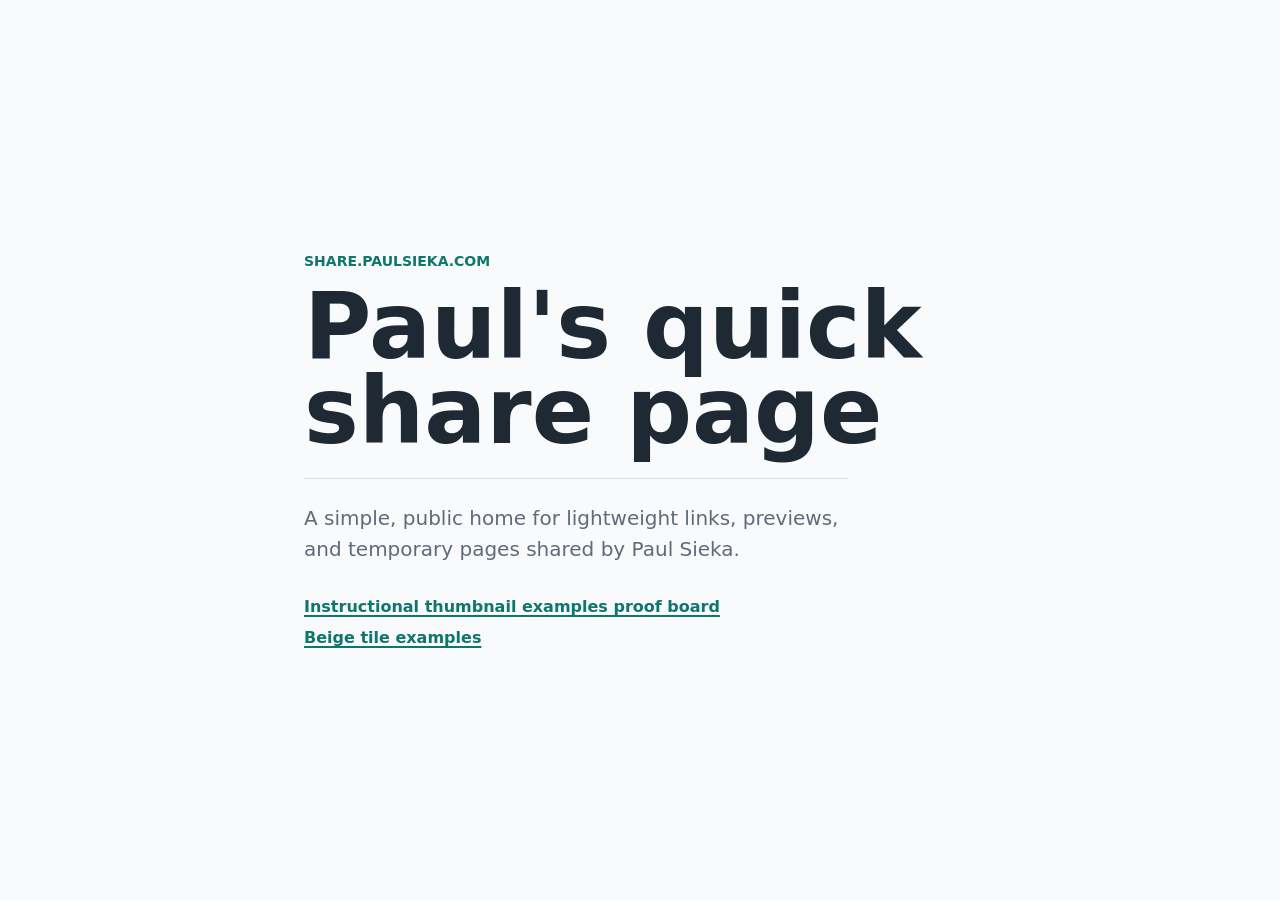
<file: index.html>
<!doctype html>
<html lang="en">
  <head>
    <meta charset="utf-8">
    <meta name="viewport" content="width=device-width, initial-scale=1">
    <meta
      name="description"
      content="Paul Sieka's quick share page for lightweight public links and previews."
    >
    <title>Paul's Quick Share Page</title>
    <link rel="stylesheet" href="/styles.css">
  </head>
  <body>
    <main class="page">
      <section class="intro" aria-labelledby="site-title">
        <p class="domain">share.paulsieka.com</p>
        <h1 id="site-title">Paul's quick share page</h1>
        <p class="summary">
          A simple, public home for lightweight links, previews, and temporary
          pages shared by Paul Sieka.
        </p>
        <nav class="links" aria-label="Published pages">
          <a href="/instructional-thumbnail-examples-visual-2026-06-18/">
            Instructional thumbnail examples proof board
          </a>
          <a href="/beige-tile-examples/">
            Beige tile examples
          </a>
        </nav>
      </section>
    </main>
  </body>
</html>
</file>
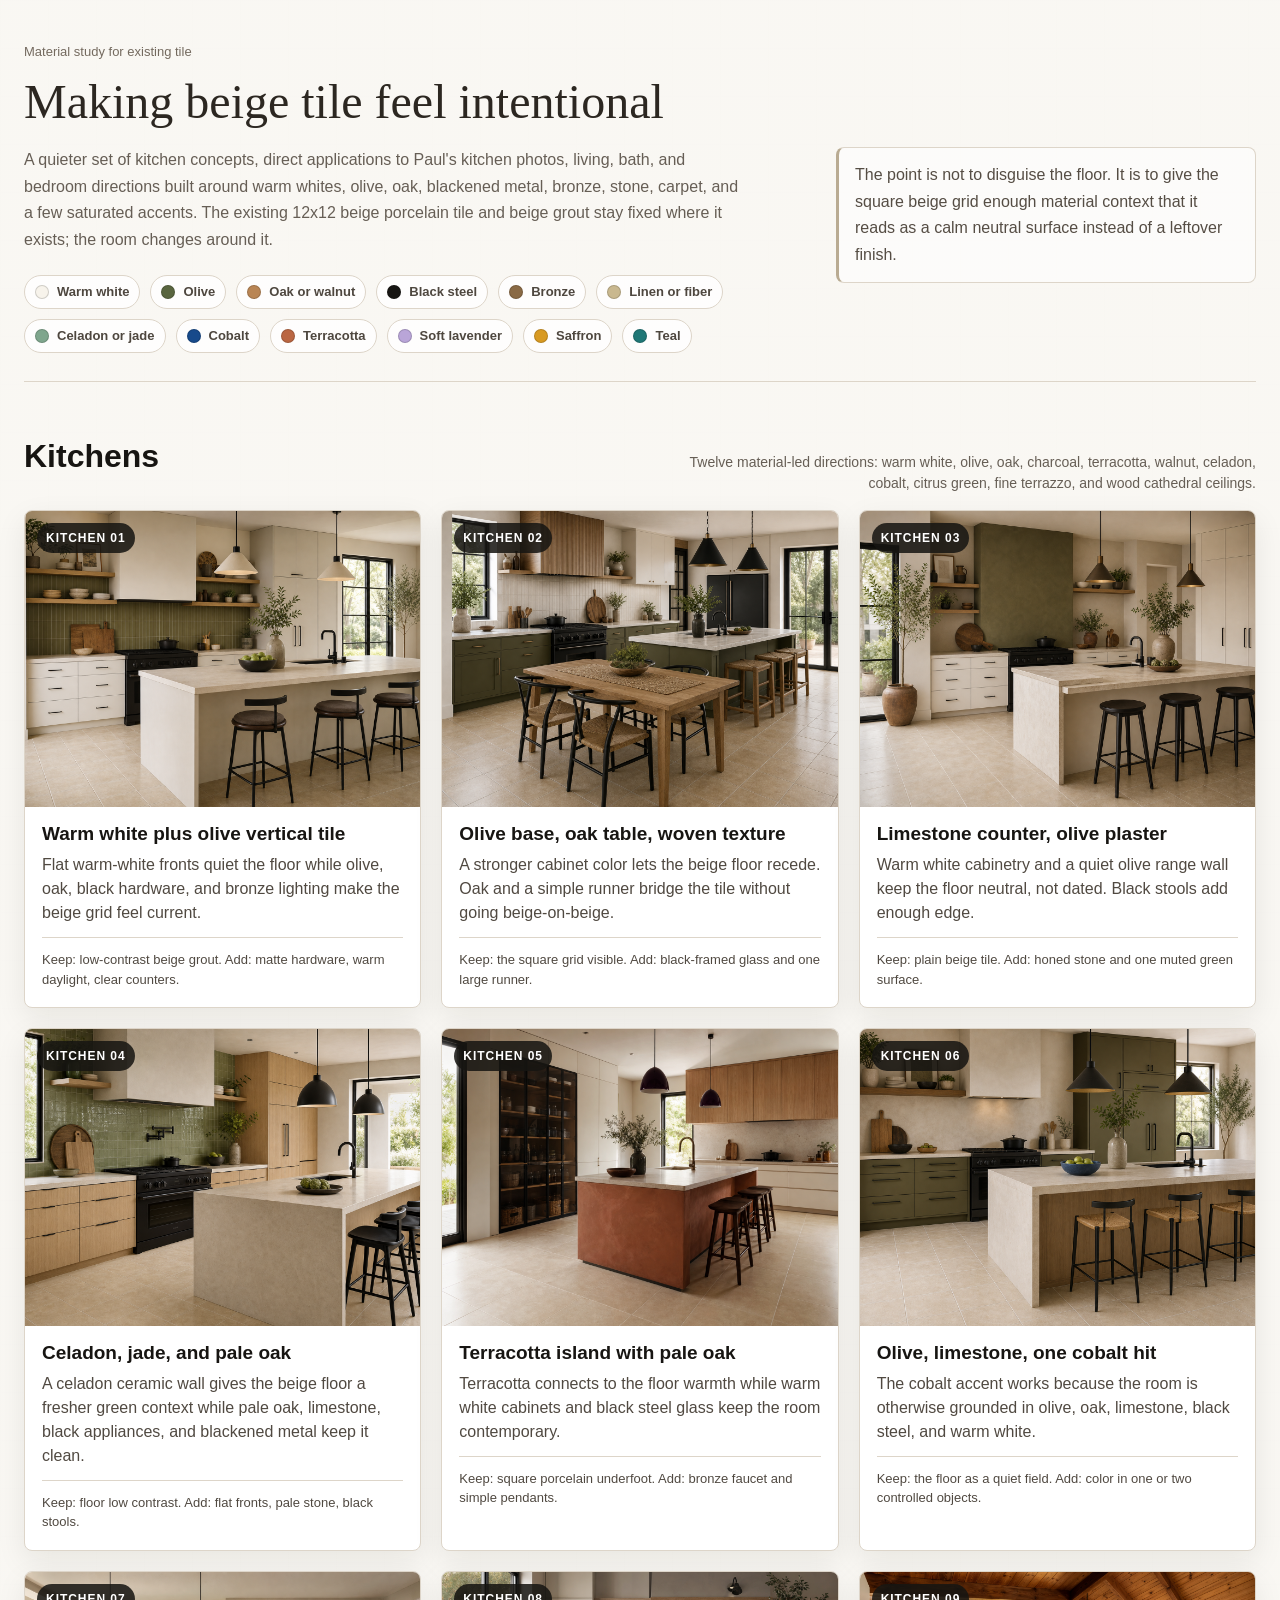
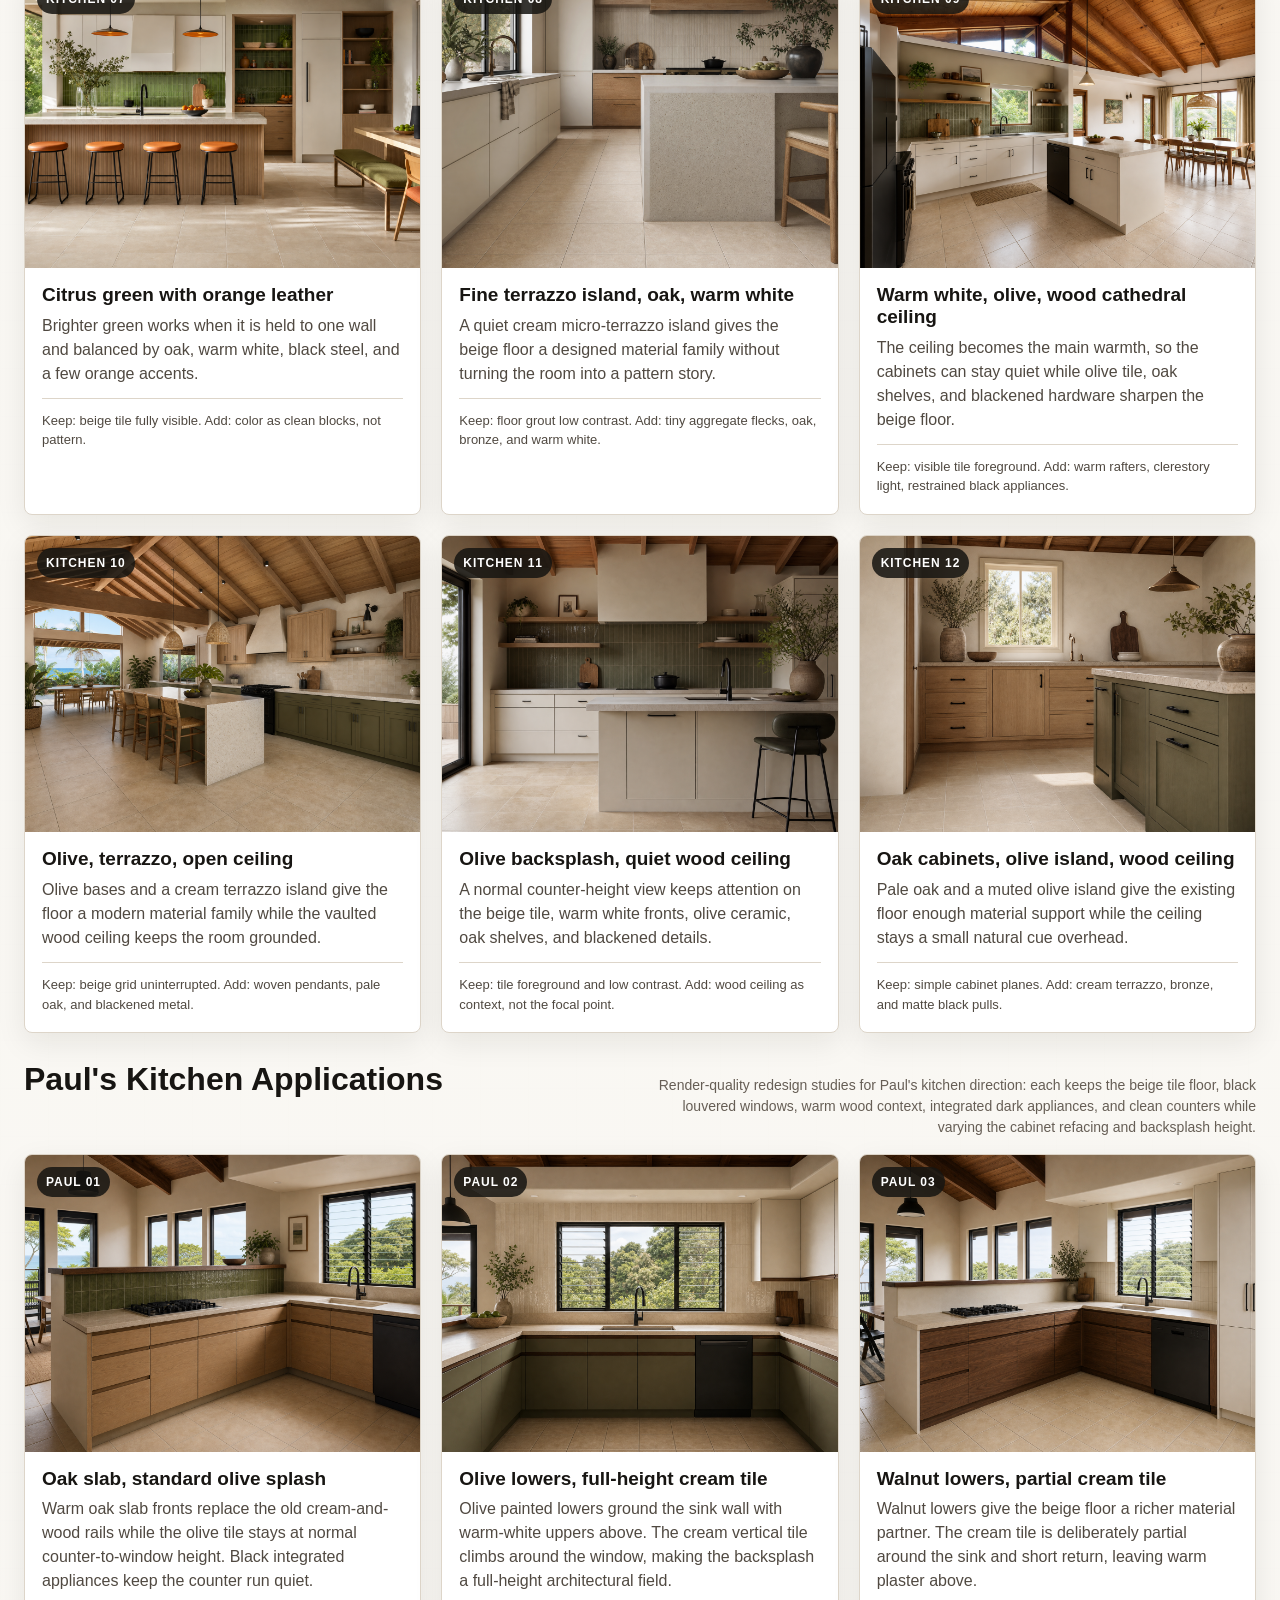
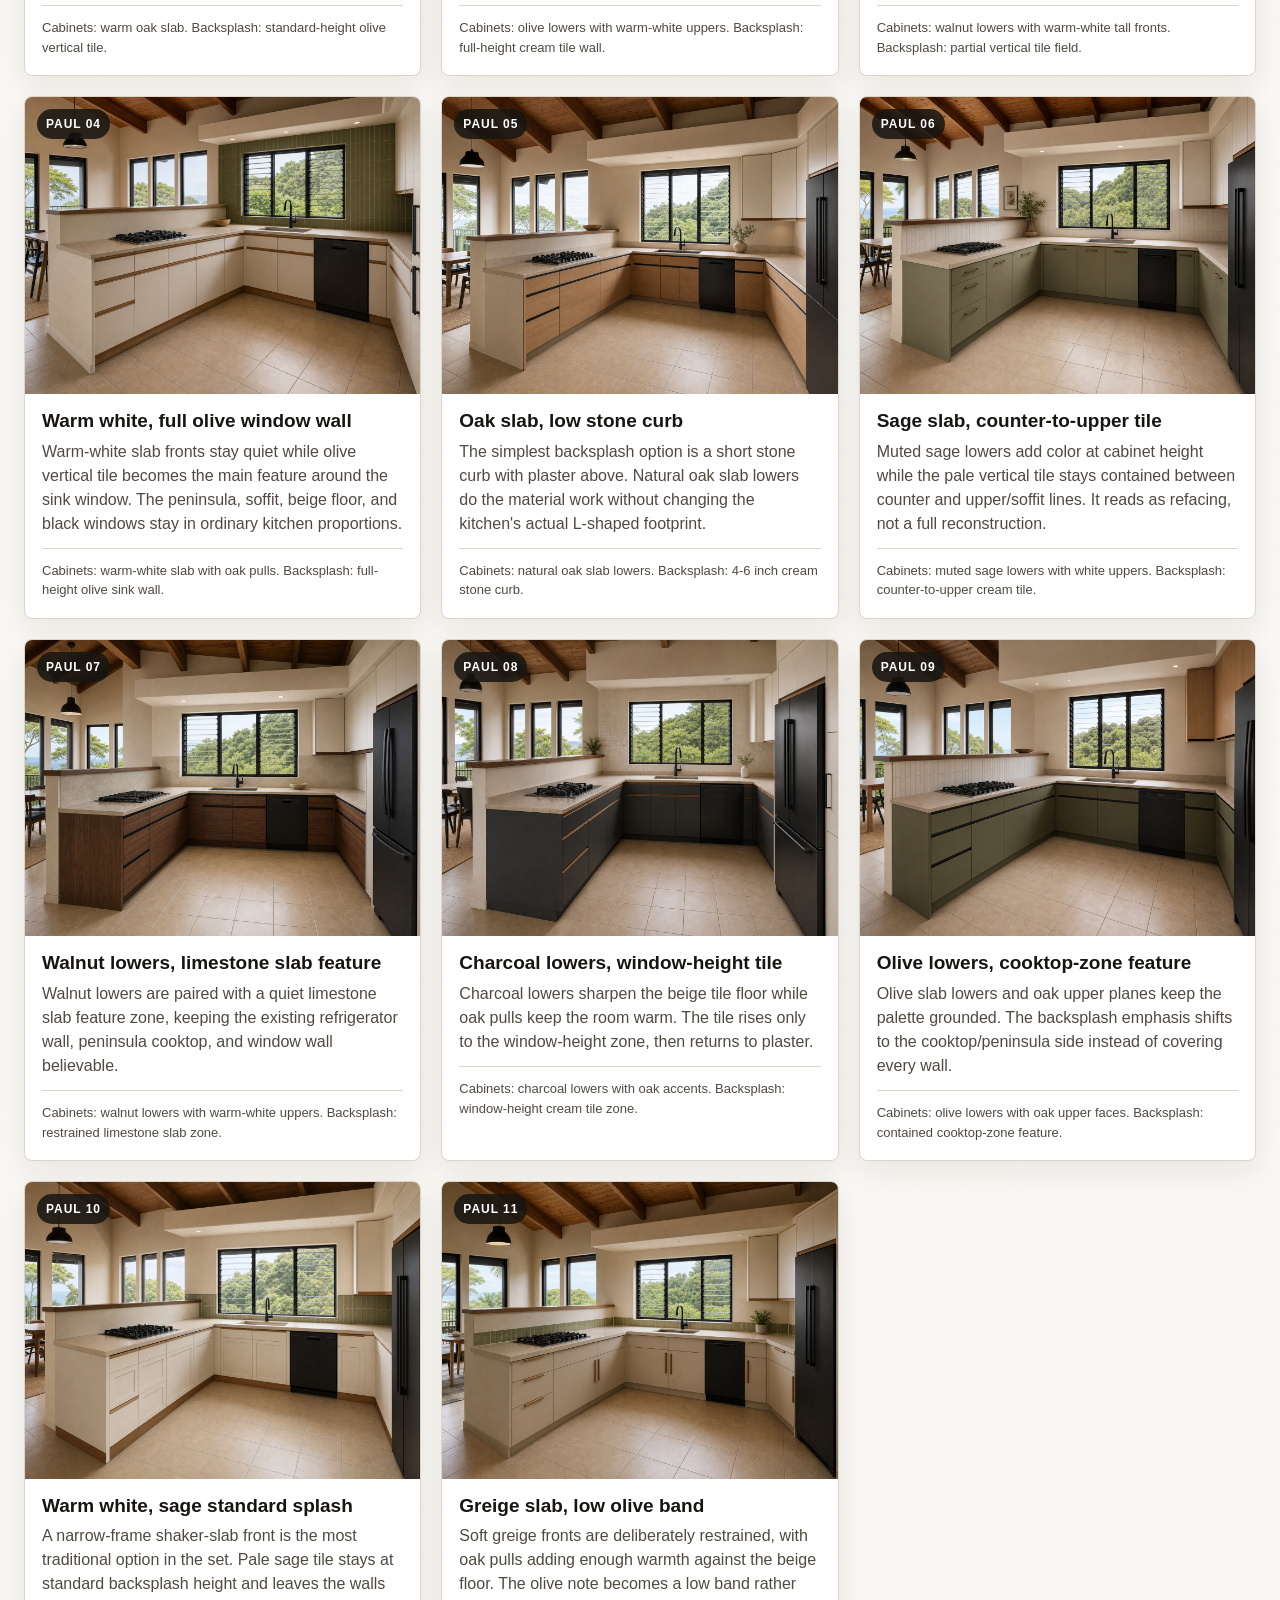
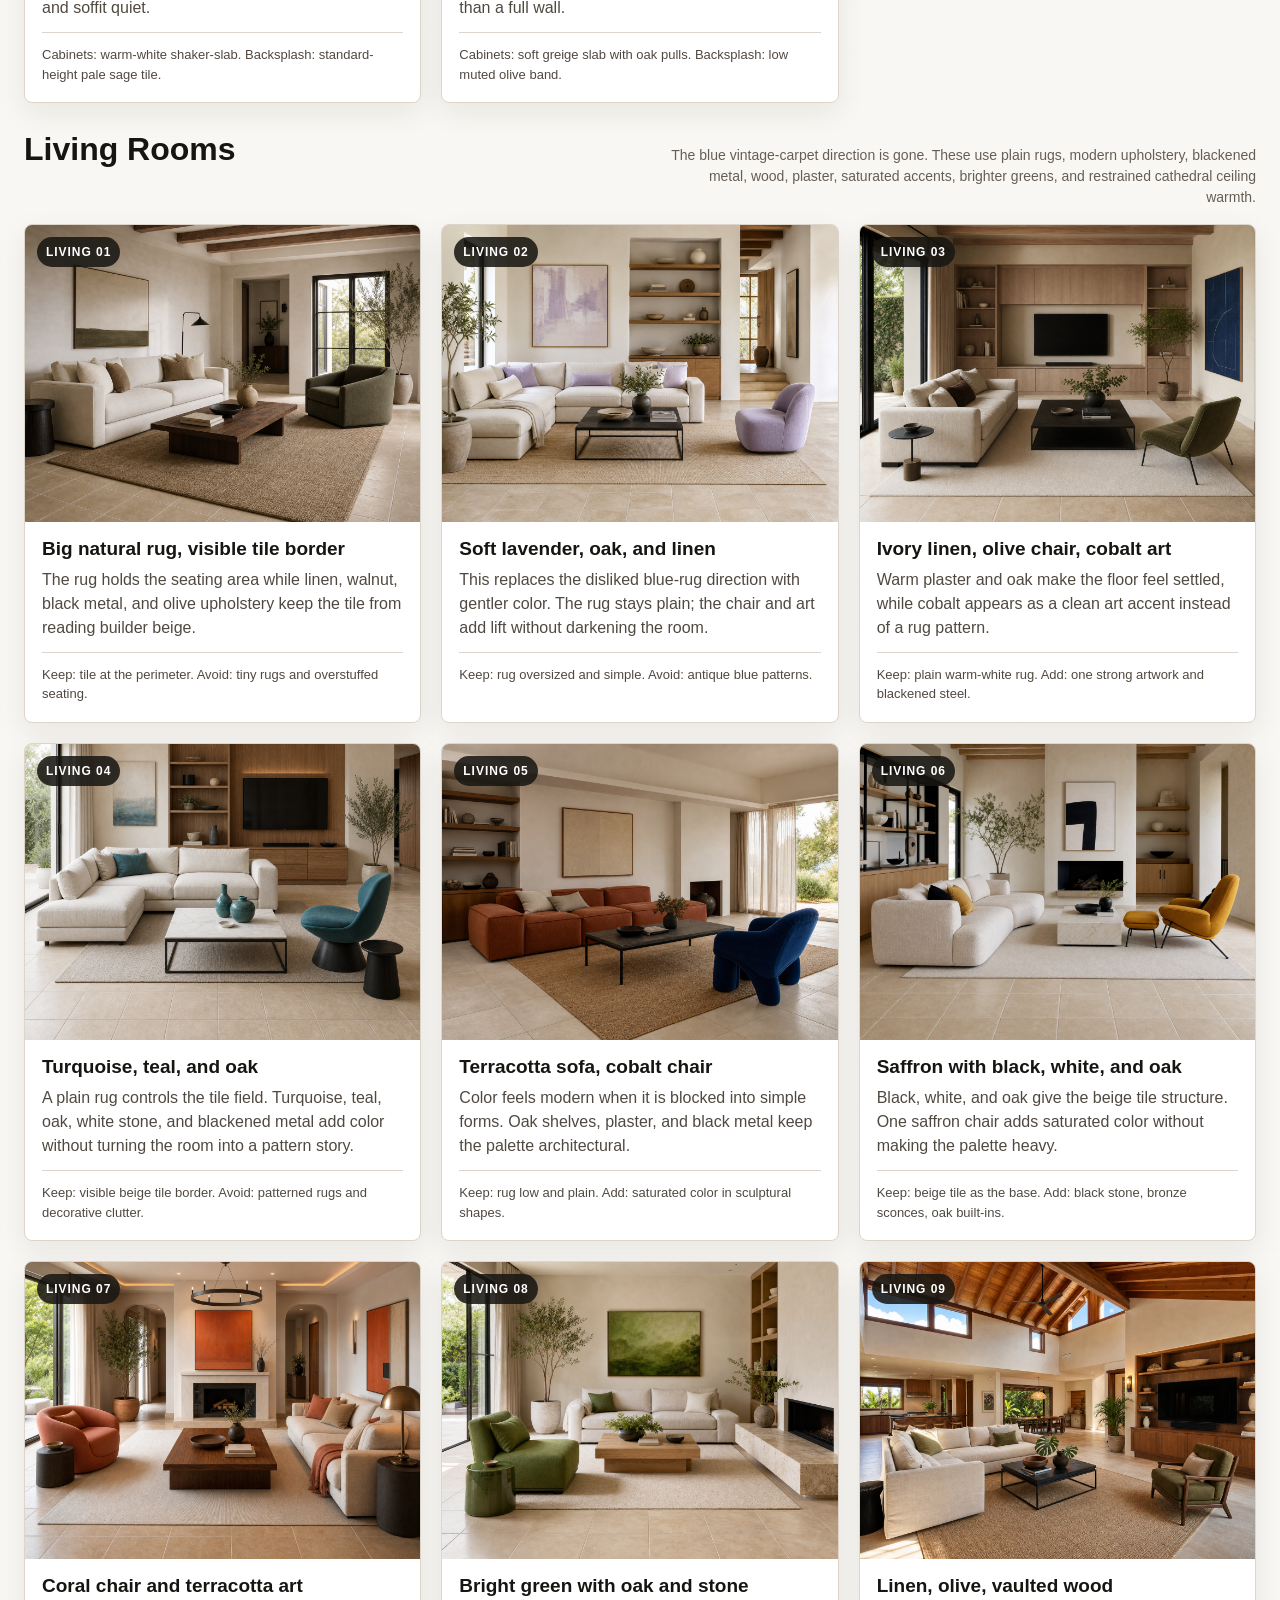
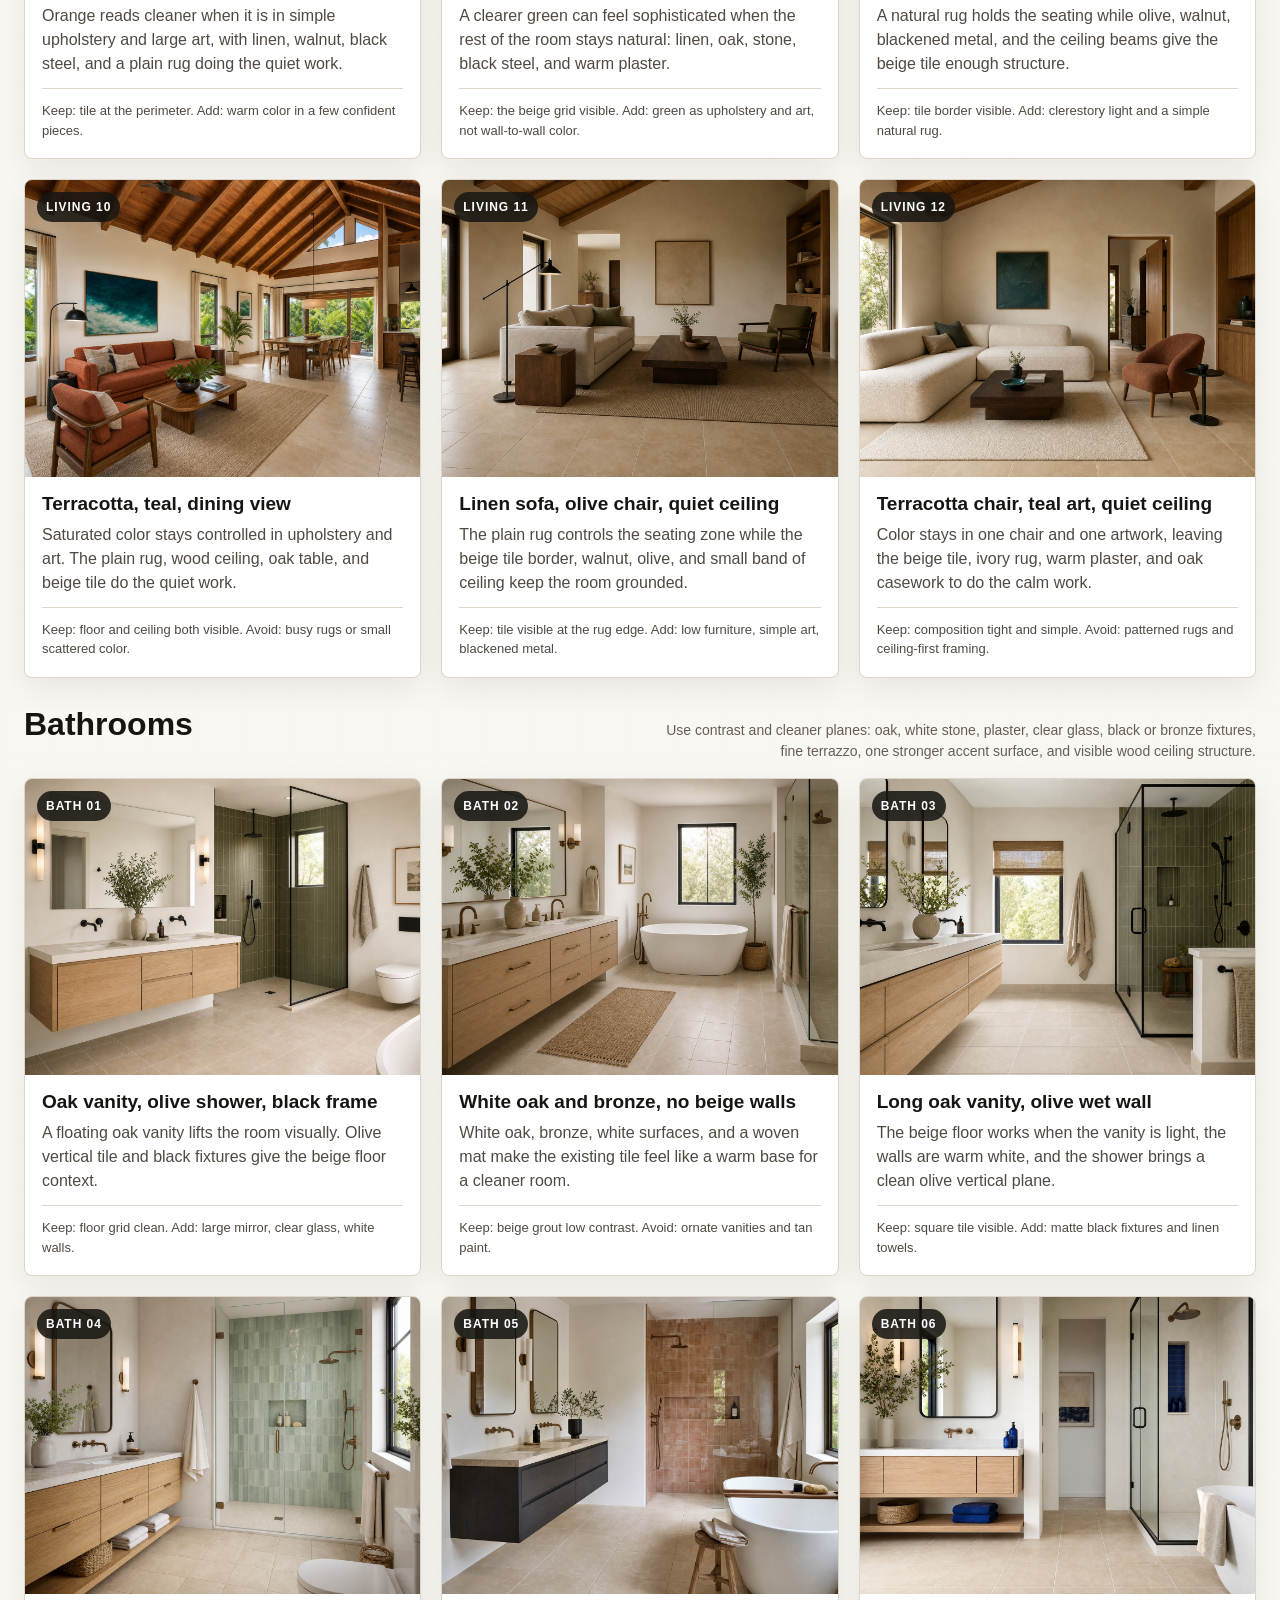
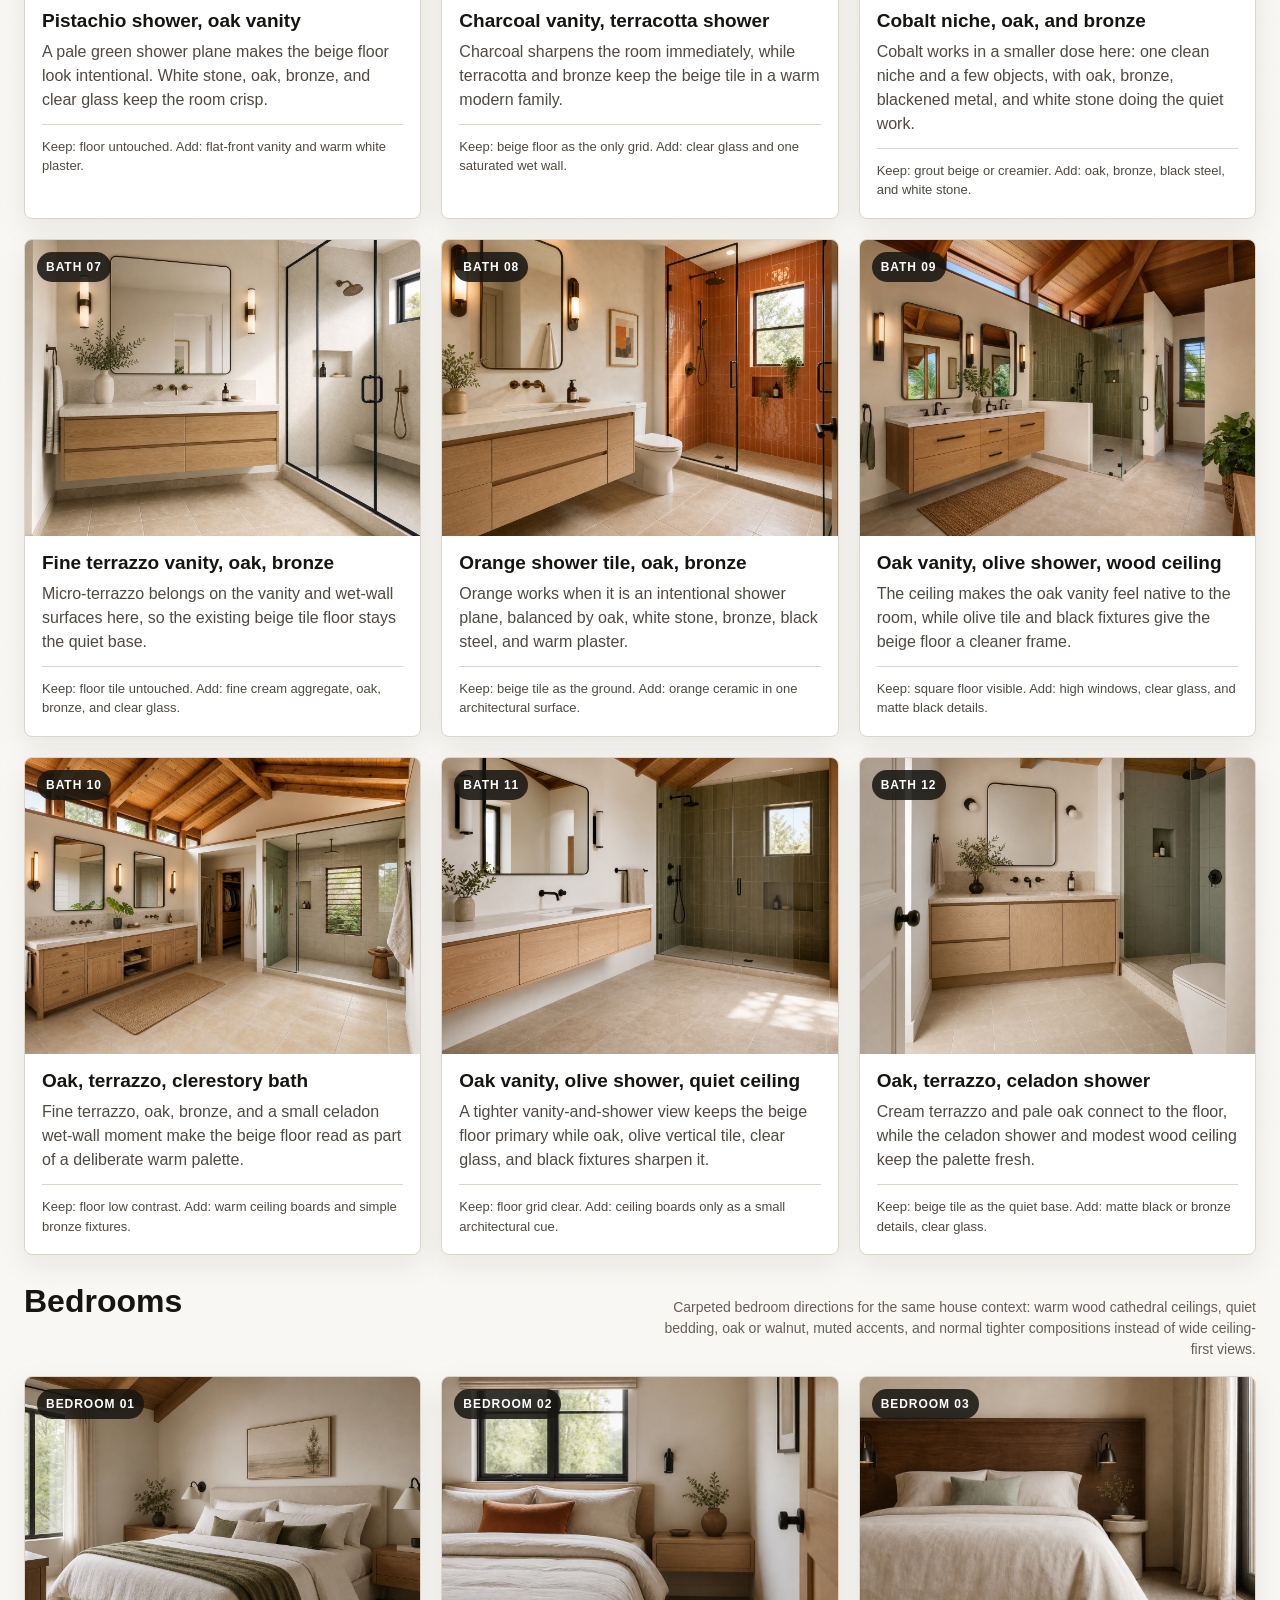
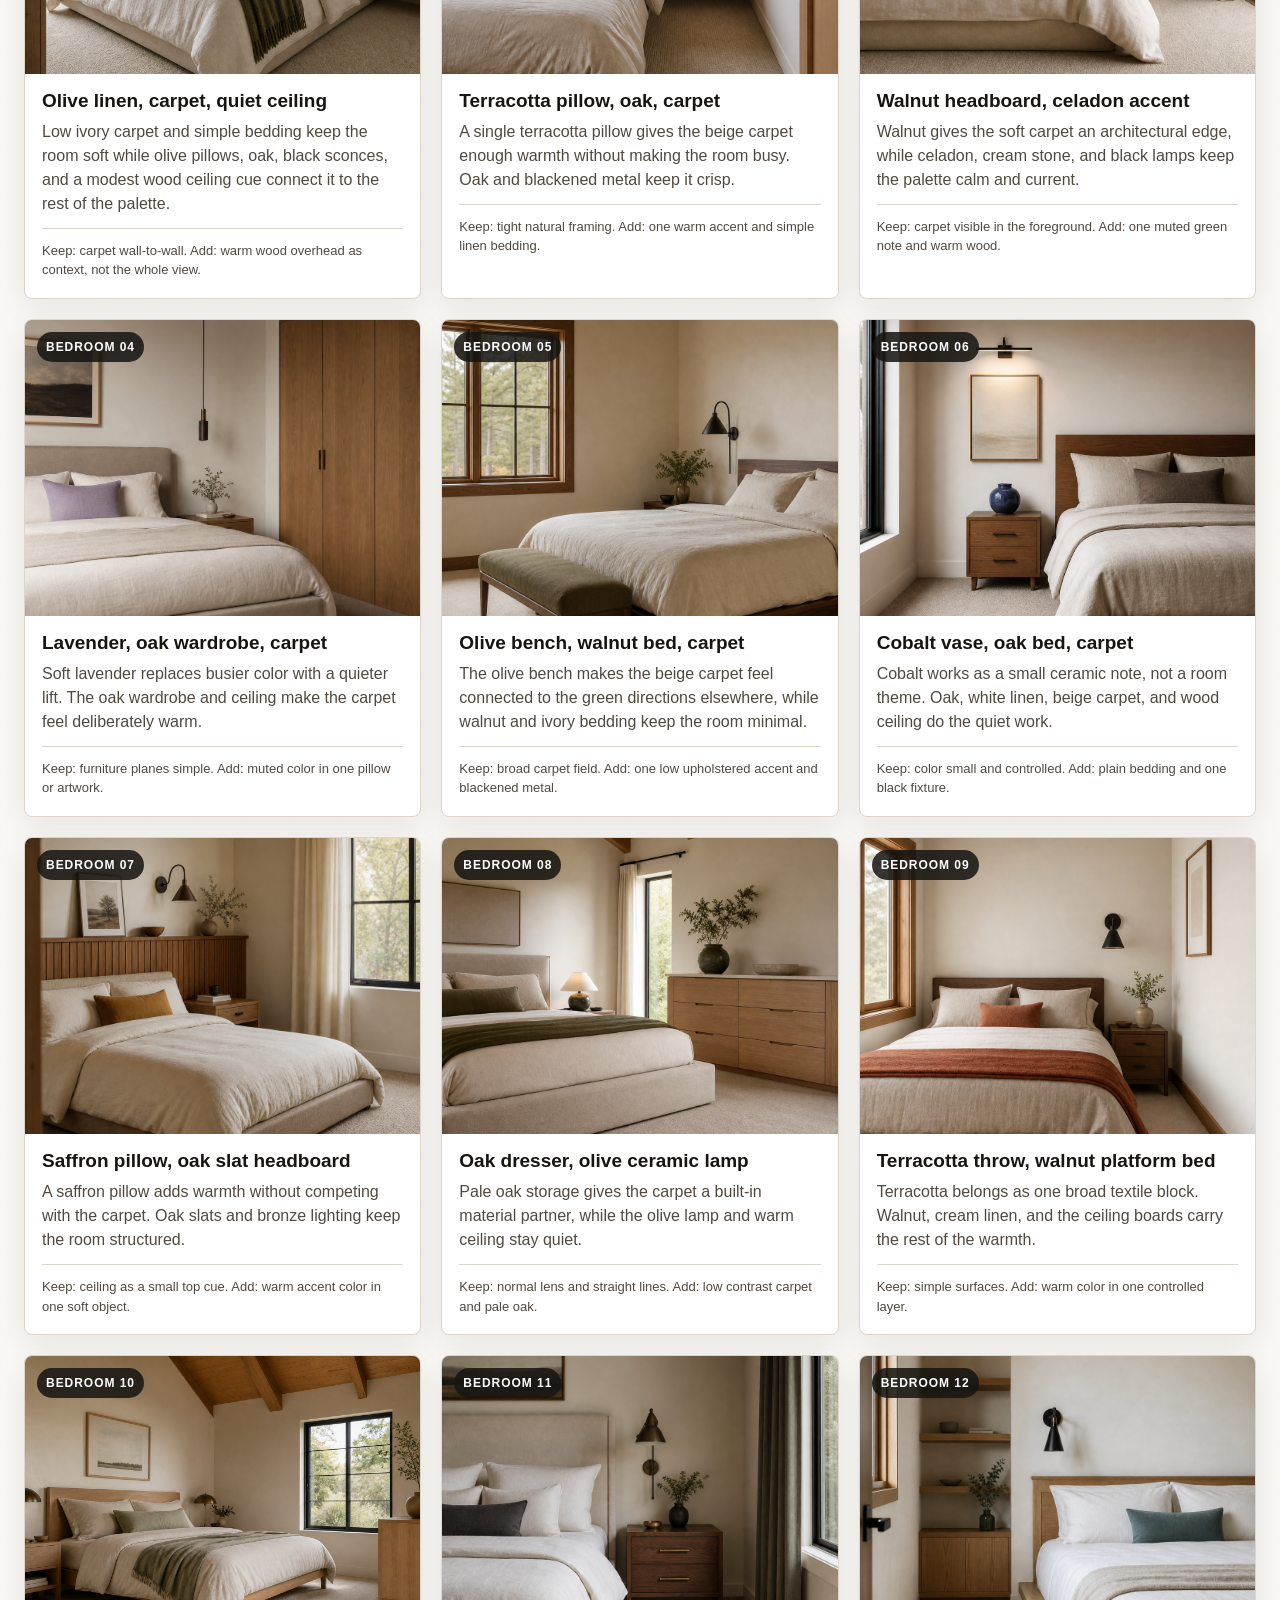
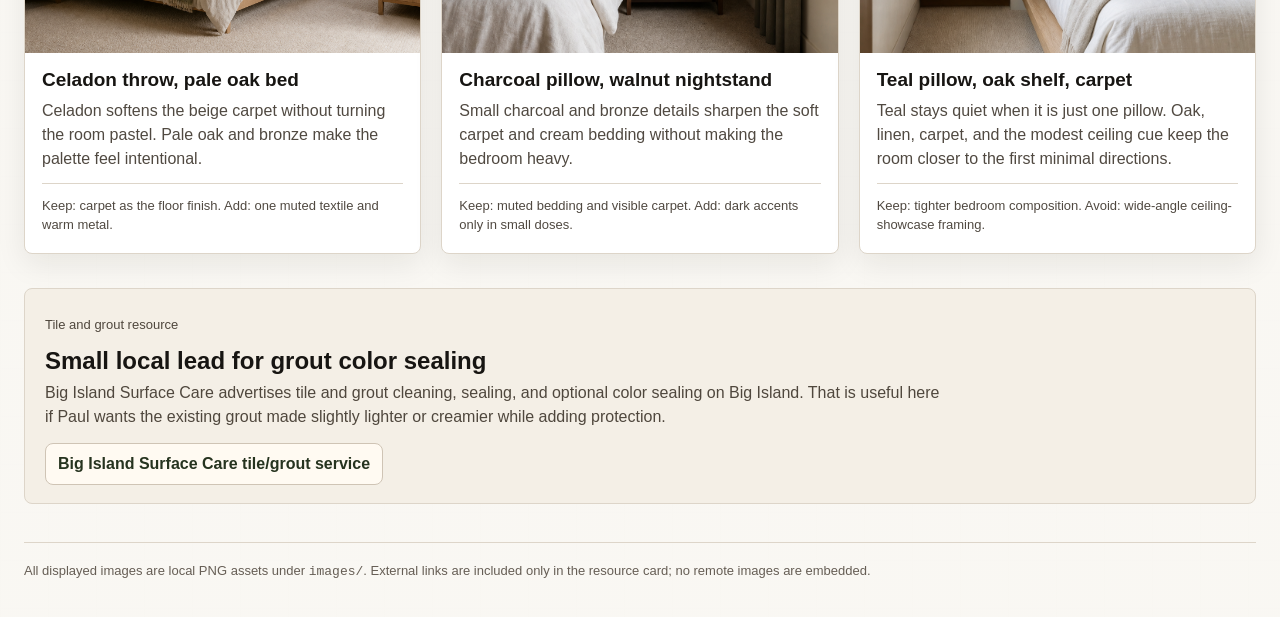
<file: beige-tile-examples/index.html>
<!doctype html>
<html lang="en">
<head>
  <meta charset="utf-8">
  <meta name="viewport" content="width=device-width, initial-scale=1">
  <title>Making Beige Tile Feel Intentional</title>
  <style>
    :root {
      color-scheme: light;
      --ink: #171512;
      --muted: #665e55;
      --soft-ink: #2c2721;
      --paper: #fbfaf7;
      --panel: #ffffff;
      --line: #ddd5c9;
      --olive: #59653f;
      --black: #171512;
      --bronze: #8a6a45;
      --wood: #b98554;
      --tile: #d7c5a8;
      --tile-line: #c9b799;
      --resource: #f4efe6;
    }

    * { box-sizing: border-box; }

    body {
      margin: 0;
      font: 16px/1.5 -apple-system, BlinkMacSystemFont, "Segoe UI", sans-serif;
      color: var(--ink);
      background:
        linear-gradient(rgba(251,250,247,.95), rgba(251,250,247,.95)),
        linear-gradient(90deg, var(--tile-line) 1px, transparent 1px),
        linear-gradient(var(--tile-line) 1px, transparent 1px),
        var(--tile);
      background-size: auto, 48px 48px, 48px 48px, auto;
    }

    header, main, footer {
      max-width: 1320px;
      margin: 0 auto;
      padding: 0 24px;
    }

    header {
      padding-top: 42px;
      padding-bottom: 28px;
    }

    .eyebrow {
      margin: 0 0 14px;
      color: #746a5f;
      font-family: -apple-system, BlinkMacSystemFont, "Segoe UI", sans-serif;
      font-size: 13px;
      font-weight: 500;
      letter-spacing: 0;
      text-transform: none;
    }

    h1 {
      max-width: 760px;
      margin: 0;
      color: var(--soft-ink);
      font-family: Georgia, "Times New Roman", serif;
      font-size: clamp(31px, 3.8vw, 48px);
      font-weight: 400;
      line-height: 1.08;
      letter-spacing: 0;
    }

    .intro {
      display: grid;
      grid-template-columns: minmax(0, 1fr) minmax(280px, 420px);
      gap: 32px;
      align-items: start;
      margin-top: 20px;
      padding-bottom: 28px;
      border-bottom: 1px solid var(--line);
    }

    p { margin: 0; color: var(--muted); }

    .intro p {
      max-width: 720px;
      font-size: 16px;
      line-height: 1.65;
    }

    .note {
      padding: 14px 16px;
      border: 1px solid var(--line);
      border-left: 3px solid #b9ab92;
      background: rgba(255,255,255,.58);
      color: #554d44;
      border-radius: 8px;
      font-family: -apple-system, BlinkMacSystemFont, "Segoe UI", sans-serif;
      font-size: 14px;
      line-height: 1.55;
    }

    .swatches {
      display: flex;
      flex-wrap: wrap;
      gap: 10px;
      margin-top: 22px;
    }

    .swatch {
      display: inline-flex;
      align-items: center;
      gap: 8px;
      min-height: 34px;
      padding: 6px 10px;
      border: 1px solid var(--line);
      border-radius: 999px;
      background: rgba(255,255,255,.82);
      color: #4e473f;
      font-size: 13px;
      font-weight: 700;
      white-space: nowrap;
    }

    .dot {
      width: 14px;
      height: 14px;
      border-radius: 50%;
      border: 1px solid rgba(0,0,0,.16);
      flex: 0 0 auto;
    }

    .dot.white { background: #f7f3eb; }
    .dot.olive { background: var(--olive); }
    .dot.wood { background: var(--wood); }
    .dot.black { background: var(--black); }
    .dot.bronze { background: var(--bronze); }
    .dot.fiber { background: #c9b88f; }
    .dot.jade { background: #7fa68d; }
    .dot.cobalt { background: #174a8b; }
    .dot.terracotta { background: #ba6642; }
    .dot.lavender { background: #b9a5d8; }
    .dot.saffron { background: #d89a22; }
    .dot.teal { background: #1f7776; }

    main { padding-bottom: 38px; }

    .section-head {
      display: flex;
      align-items: baseline;
      justify-content: space-between;
      gap: 18px;
      margin: 30px 0 16px;
    }

    h2 {
      margin: 0;
      font-size: clamp(22px, 3vw, 32px);
      line-height: 1.05;
      letter-spacing: 0;
    }

    .section-head p {
      max-width: 600px;
      text-align: right;
      font-size: 14px;
    }

    .grid {
      display: grid;
      grid-template-columns: repeat(3, minmax(0, 1fr));
      gap: 20px;
    }

    .card {
      overflow: hidden;
      border: 1px solid var(--line);
      border-radius: 8px;
      background: var(--panel);
      box-shadow: 0 10px 30px rgba(26,22,18,.08);
    }

    .image-wrap {
      position: relative;
      background: #e6ded2;
    }

    .image-link {
      display: block;
    }

    img {
      display: block;
      width: 100%;
      aspect-ratio: 4 / 3;
      object-fit: cover;
    }

    .tag {
      position: absolute;
      top: 12px;
      left: 12px;
      padding: 6px 9px;
      border-radius: 999px;
      background: rgba(23,21,18,.86);
      color: #fff;
      font-size: 12px;
      font-weight: 800;
      letter-spacing: .08em;
      text-transform: uppercase;
    }

    .body { padding: 16px 17px 18px; }

    h3 {
      margin: 0 0 8px;
      font-size: 19px;
      line-height: 1.15;
      letter-spacing: 0;
    }

    .body p { color: #504941; }

    .tile-rule {
      margin-top: 12px;
      padding-top: 12px;
      border-top: 1px solid var(--line);
      color: var(--muted);
      font-size: 13px;
    }

    .resources {
      margin-top: 34px;
      padding: 18px 20px;
      border: 1px solid var(--line);
      border-radius: 8px;
      background: var(--resource);
    }

    .resources h2 { font-size: 24px; }

    .resources p {
      max-width: 900px;
      margin-top: 8px;
      color: #4f473d;
    }

    .resource-links {
      display: flex;
      flex-wrap: wrap;
      gap: 12px;
      margin-top: 14px;
    }

    .resource-links a {
      display: inline-flex;
      align-items: center;
      min-height: 38px;
      padding: 8px 12px;
      border: 1px solid #cfc4b5;
      border-radius: 8px;
      background: #fffaf2;
      color: #26331f;
      font-weight: 800;
      text-decoration: none;
    }

    .resource-links a:hover { border-color: var(--olive); }

    footer { padding-bottom: 36px; }

    footer p {
      padding-top: 18px;
      border-top: 1px solid var(--line);
      font-size: 13px;
    }

    @media (max-width: 980px) {
      .grid { grid-template-columns: repeat(2, minmax(0, 1fr)); }
    }

    @media (max-width: 700px) {
      header, main, footer { padding-left: 16px; padding-right: 16px; }
      .intro { grid-template-columns: 1fr; align-items: start; }
      .section-head { display: block; }
      .section-head p { margin-top: 6px; text-align: left; }
      .grid { grid-template-columns: 1fr; }
      .swatch { font-size: 12px; }
    }
  </style>
</head>
<body>
  <header>
    <p class="eyebrow">Material study for existing tile</p>
    <h1>Making beige tile feel intentional</h1>
    <div class="intro">
      <div>
        <p>A quieter set of kitchen concepts, direct applications to Paul's kitchen photos, living, bath, and bedroom directions built around warm whites, olive, oak, blackened metal, bronze, stone, carpet, and a few saturated accents. The existing 12x12 beige porcelain tile and beige grout stay fixed where it exists; the room changes around it.</p>
        <div class="swatches" aria-label="Suggested palette">
          <span class="swatch"><span class="dot white"></span>Warm white</span>
          <span class="swatch"><span class="dot olive"></span>Olive</span>
          <span class="swatch"><span class="dot wood"></span>Oak or walnut</span>
          <span class="swatch"><span class="dot black"></span>Black steel</span>
          <span class="swatch"><span class="dot bronze"></span>Bronze</span>
          <span class="swatch"><span class="dot fiber"></span>Linen or fiber</span>
          <span class="swatch"><span class="dot jade"></span>Celadon or jade</span>
          <span class="swatch"><span class="dot cobalt"></span>Cobalt</span>
          <span class="swatch"><span class="dot terracotta"></span>Terracotta</span>
          <span class="swatch"><span class="dot lavender"></span>Soft lavender</span>
          <span class="swatch"><span class="dot saffron"></span>Saffron</span>
          <span class="swatch"><span class="dot teal"></span>Teal</span>
        </div>
      </div>
      <p class="note">The point is not to disguise the floor. It is to give the square beige grid enough material context that it reads as a calm neutral surface instead of a leftover finish.</p>
    </div>
  </header>

  <main>
    <div class="section-head">
      <h2>Kitchens</h2>
      <p>Twelve material-led directions: warm white, olive, oak, charcoal, terracotta, walnut, celadon, cobalt, citrus green, fine terrazzo, and wood cathedral ceilings.</p>
    </div>
    <section class="grid" aria-label="Kitchen concepts">
      <article class="card"><div class="image-wrap"><a class="image-link" href="images/kitchen-warm-white-olive-black-appliances-20260613.png" target="_blank" rel="noopener" aria-label="Open full-size image: Warm white plus olive vertical tile"><img src="images/kitchen-warm-white-olive-black-appliances-20260613.png" alt="Warm white kitchen with olive backsplash, black range, and beige 12x12 porcelain tile floor"></a><span class="tag">Kitchen 01</span></div><div class="body"><h3>Warm white plus olive vertical tile</h3><p>Flat warm-white fronts quiet the floor while olive, oak, black hardware, and bronze lighting make the beige grid feel current.</p><p class="tile-rule">Keep: low-contrast beige grout. Add: matte hardware, warm daylight, clear counters.</p></div></article>
      <article class="card"><div class="image-wrap"><a class="image-link" href="images/kitchen-olive-oak-runner-black-appliances-20260613.png" target="_blank" rel="noopener" aria-label="Open full-size image: Olive base, oak table, woven texture"><img src="images/kitchen-olive-oak-runner-black-appliances-20260613.png" alt="Olive and oak kitchen with black appliances and beige 12x12 porcelain tile floor"></a><span class="tag">Kitchen 02</span></div><div class="body"><h3>Olive base, oak table, woven texture</h3><p>A stronger cabinet color lets the beige floor recede. Oak and a simple runner bridge the tile without going beige-on-beige.</p><p class="tile-rule">Keep: the square grid visible. Add: black-framed glass and one large runner.</p></div></article>
      <article class="card"><div class="image-wrap"><a class="image-link" href="images/kitchen-limestone-olive-plaster-black-appliances-20260613.png" target="_blank" rel="noopener" aria-label="Open full-size image: Limestone counter, olive plaster"><img src="images/kitchen-limestone-olive-plaster-black-appliances-20260613.png" alt="Modern kitchen with limestone, olive plaster, black range, and beige 12x12 porcelain tile floor"></a><span class="tag">Kitchen 03</span></div><div class="body"><h3>Limestone counter, olive plaster</h3><p>Warm white cabinetry and a quiet olive range wall keep the floor neutral, not dated. Black stools add enough edge.</p><p class="tile-rule">Keep: plain beige tile. Add: honed stone and one muted green surface.</p></div></article>
      <article class="card"><div class="image-wrap"><a class="image-link" href="images/kitchen-celadon-jade-oak-black-appliances-20260613.png" target="_blank" rel="noopener" aria-label="Open full-size image: Celadon, jade, and pale oak"><img src="images/kitchen-celadon-jade-oak-black-appliances-20260613.png" alt="Modern kitchen with celadon and jade backsplash, pale oak cabinetry, black range, limestone, and beige tile floor"></a><span class="tag">Kitchen 04</span></div><div class="body"><h3>Celadon, jade, and pale oak</h3><p>A celadon ceramic wall gives the beige floor a fresher green context while pale oak, limestone, black appliances, and blackened metal keep it clean.</p><p class="tile-rule">Keep: floor low contrast. Add: flat fronts, pale stone, black stools.</p></div></article>
      <article class="card"><div class="image-wrap"><a class="image-link" href="images/kitchen-terracotta-island-oak-20260612.png" target="_blank" rel="noopener" aria-label="Open full-size image: Terracotta island with pale oak"><img src="images/kitchen-terracotta-island-oak-20260612.png" alt="Terracotta island kitchen with oak, warm white cabinets, and beige tile floor"></a><span class="tag">Kitchen 05</span></div><div class="body"><h3>Terracotta island with pale oak</h3><p>Terracotta connects to the floor warmth while warm white cabinets and black steel glass keep the room contemporary.</p><p class="tile-rule">Keep: square porcelain underfoot. Add: bronze faucet and simple pendants.</p></div></article>
      <article class="card"><div class="image-wrap"><a class="image-link" href="images/kitchen-olive-limestone-cobalt-black-appliances-20260613.png" target="_blank" rel="noopener" aria-label="Open full-size image: Olive, limestone, one cobalt hit"><img src="images/kitchen-olive-limestone-cobalt-black-appliances-20260613.png" alt="Olive kitchen with black range, limestone, cobalt bowl, and beige porcelain tile floor"></a><span class="tag">Kitchen 06</span></div><div class="body"><h3>Olive, limestone, one cobalt hit</h3><p>The cobalt accent works because the room is otherwise grounded in olive, oak, limestone, black steel, and warm white.</p><p class="tile-rule">Keep: the floor as a quiet field. Add: color in one or two controlled objects.</p></div></article>
      <article class="card"><div class="image-wrap"><a class="image-link" href="images/kitchen-bright-green-citrus-20260612.png" target="_blank" rel="noopener" aria-label="Open full-size image: Citrus green with orange leather"><img src="images/kitchen-bright-green-citrus-20260612.png" alt="Modern kitchen with citrus green tile, orange leather stools, oak, and beige 12x12 porcelain tile floor"></a><span class="tag">Kitchen 07</span></div><div class="body"><h3>Citrus green with orange leather</h3><p>Brighter green works when it is held to one wall and balanced by oak, warm white, black steel, and a few orange accents.</p><p class="tile-rule">Keep: beige tile fully visible. Add: color as clean blocks, not pattern.</p></div></article>
      <article class="card"><div class="image-wrap"><a class="image-link" href="images/kitchen-terrazzo-island-20260613.png" target="_blank" rel="noopener" aria-label="Open full-size image: Fine terrazzo island, oak, warm white"><img src="images/kitchen-terrazzo-island-20260613.png" alt="Modern kitchen with fine cream terrazzo island, oak cabinets, and beige tile floor"></a><span class="tag">Kitchen 08</span></div><div class="body"><h3>Fine terrazzo island, oak, warm white</h3><p>A quiet cream micro-terrazzo island gives the beige floor a designed material family without turning the room into a pattern story.</p><p class="tile-rule">Keep: floor grout low contrast. Add: tiny aggregate flecks, oak, bronze, and warm white.</p></div></article>
      <article class="card"><div class="image-wrap"><a class="image-link" href="images/kitchen-warm-white-olive-wood-cathedral-ceiling-20260613.png" target="_blank" rel="noopener" aria-label="Open full-size image: Warm white, olive, wood cathedral ceiling"><img src="images/kitchen-warm-white-olive-wood-cathedral-ceiling-20260613.png" alt="Warm white and olive kitchen with beige 12x12 tile floor and warm wood cathedral ceiling"></a><span class="tag">Kitchen 09</span></div><div class="body"><h3>Warm white, olive, wood cathedral ceiling</h3><p>The ceiling becomes the main warmth, so the cabinets can stay quiet while olive tile, oak shelves, and blackened hardware sharpen the beige floor.</p><p class="tile-rule">Keep: visible tile foreground. Add: warm rafters, clerestory light, restrained black appliances.</p></div></article>
      <article class="card"><div class="image-wrap"><a class="image-link" href="images/kitchen-olive-terrazzo-wood-cathedral-ceiling-20260613.png" target="_blank" rel="noopener" aria-label="Open full-size image: Olive, terrazzo, open ceiling"><img src="images/kitchen-olive-terrazzo-wood-cathedral-ceiling-20260613.png" alt="Olive and terrazzo kitchen with beige porcelain tile floor and exposed warm wood cathedral ceiling"></a><span class="tag">Kitchen 10</span></div><div class="body"><h3>Olive, terrazzo, open ceiling</h3><p>Olive bases and a cream terrazzo island give the floor a modern material family while the vaulted wood ceiling keeps the room grounded.</p><p class="tile-rule">Keep: beige grid uninterrupted. Add: woven pendants, pale oak, and blackened metal.</p></div></article>
      <article class="card"><div class="image-wrap"><a class="image-link" href="images/kitchen-olive-backsplash-wood-cathedral-context-20260613.png" target="_blank" rel="noopener" aria-label="Open full-size image: Olive backsplash, quiet wood ceiling"><img src="images/kitchen-olive-backsplash-wood-cathedral-context-20260613.png" alt="Restrained kitchen with olive backsplash, beige tile floor, dark integrated cooking surface, and warm wood cathedral ceiling"></a><span class="tag">Kitchen 11</span></div><div class="body"><h3>Olive backsplash, quiet wood ceiling</h3><p>A normal counter-height view keeps attention on the beige tile, warm white fronts, olive ceramic, oak shelves, and blackened details.</p><p class="tile-rule">Keep: tile foreground and low contrast. Add: wood ceiling as context, not the focal point.</p></div></article>
      <article class="card"><div class="image-wrap"><a class="image-link" href="images/kitchen-oak-olive-island-wood-cathedral-context-20260613.png" target="_blank" rel="noopener" aria-label="Open full-size image: Oak cabinets, olive island, wood ceiling"><img src="images/kitchen-oak-olive-island-wood-cathedral-context-20260613.png" alt="Oak and olive kitchen with beige tile floor, cream terrazzo counter, and warm wood cathedral ceiling"></a><span class="tag">Kitchen 12</span></div><div class="body"><h3>Oak cabinets, olive island, wood ceiling</h3><p>Pale oak and a muted olive island give the existing floor enough material support while the ceiling stays a small natural cue overhead.</p><p class="tile-rule">Keep: simple cabinet planes. Add: cream terrazzo, bronze, and matte black pulls.</p></div></article>
    </section>

    <div class="section-head">
      <h2>Paul's Kitchen Applications</h2>
      <p>Render-quality redesign studies for Paul's kitchen direction: each keeps the beige tile floor, black louvered windows, warm wood context, integrated dark appliances, and clean counters while varying the cabinet refacing and backsplash height.</p>
    </div>
    <section class="grid" aria-label="Paul's kitchen photo applications">
      <article class="card"><div class="image-wrap"><a class="image-link" href="images/kitchen-paula-reface-01-oak-slab-standard-olive-20260613.png" target="_blank" rel="noopener" aria-label="Open full-size image: Oak slab, standard olive splash"><img src="images/kitchen-paula-reface-01-oak-slab-standard-olive-20260613.png" alt="Render of Paul's kitchen direction with warm oak slab cabinet refacing, standard-height olive tile backsplash, black integrated appliances, beige tile floor, and clean counters"></a><span class="tag">Paul 01</span></div><div class="body"><h3>Oak slab, standard olive splash</h3><p>Warm oak slab fronts replace the old cream-and-wood rails while the olive tile stays at normal counter-to-window height. Black integrated appliances keep the counter run quiet.</p><p class="tile-rule">Cabinets: warm oak slab. Backsplash: standard-height olive vertical tile.</p></div></article>
      <article class="card"><div class="image-wrap"><a class="image-link" href="images/kitchen-paula-reface-02-olive-lowers-full-cream-20260613.png" target="_blank" rel="noopener" aria-label="Open full-size image: Olive lowers, full-height cream tile"><img src="images/kitchen-paula-reface-02-olive-lowers-full-cream-20260613.png" alt="Render of Paul's sink wall with olive painted lower cabinet refacing, warm white uppers, full-height cream vertical tile around black louvered windows, black dishwasher, beige tile floor, and clear counters"></a><span class="tag">Paul 02</span></div><div class="body"><h3>Olive lowers, full-height cream tile</h3><p>Olive painted lowers ground the sink wall with warm-white uppers above. The cream vertical tile climbs around the window, making the backsplash a full-height architectural field.</p><p class="tile-rule">Cabinets: olive lowers with warm-white uppers. Backsplash: full-height cream tile wall.</p></div></article>
      <article class="card"><div class="image-wrap"><a class="image-link" href="images/kitchen-paula-reface-04-walnut-lowers-partial-cream-20260613.png" target="_blank" rel="noopener" aria-label="Open full-size image: Walnut lowers, partial cream tile"><img src="images/kitchen-paula-reface-04-walnut-lowers-partial-cream-20260613.png" alt="Render of Paul's kitchen with walnut lower cabinet refacing, warm-white tall cabinets, partial cream vertical tile field around the sink, black dishwasher, beige tile floor, and clean counters"></a><span class="tag">Paul 03</span></div><div class="body"><h3>Walnut lowers, partial cream tile</h3><p>Walnut lowers give the beige floor a richer material partner. The cream tile is deliberately partial around the sink and short return, leaving warm plaster above.</p><p class="tile-rule">Cabinets: walnut lowers with warm-white tall fronts. Backsplash: partial vertical tile field.</p></div></article>
      <article class="card"><div class="image-wrap"><a class="image-link" href="images/kitchen-paula-reface-04-warm-white-full-olive-realistic-20260613.png" target="_blank" rel="noopener" aria-label="Open full-size image: Warm white, full olive window wall"><img src="images/kitchen-paula-reface-04-warm-white-full-olive-realistic-20260613.png" alt="Realistic render of Paul's kitchen with warm white slab refacing, full-height muted olive tile on the sink wall, beige tile floor, black louvered windows, and clean counters"></a><span class="tag">Paul 04</span></div><div class="body"><h3>Warm white, full olive window wall</h3><p>Warm-white slab fronts stay quiet while olive vertical tile becomes the main feature around the sink window. The peninsula, soffit, beige floor, and black windows stay in ordinary kitchen proportions.</p><p class="tile-rule">Cabinets: warm-white slab with oak pulls. Backsplash: full-height olive sink wall.</p></div></article>
      <article class="card"><div class="image-wrap"><a class="image-link" href="images/kitchen-paula-reface-05-oak-slab-low-curb-realistic-20260613.png" target="_blank" rel="noopener" aria-label="Open full-size image: Oak slab, low stone curb"><img src="images/kitchen-paula-reface-05-oak-slab-low-curb-realistic-20260613.png" alt="Realistic render of Paul's kitchen with natural oak slab lower cabinet refacing, warm white uppers, short stone curb backsplash, beige tile floor, and clear counters"></a><span class="tag">Paul 05</span></div><div class="body"><h3>Oak slab, low stone curb</h3><p>The simplest backsplash option is a short stone curb with plaster above. Natural oak slab lowers do the material work without changing the kitchen's actual L-shaped footprint.</p><p class="tile-rule">Cabinets: natural oak slab lowers. Backsplash: 4-6 inch cream stone curb.</p></div></article>
      <article class="card"><div class="image-wrap"><a class="image-link" href="images/kitchen-paula-reface-06-sage-slab-counter-upper-realistic-20260613.png" target="_blank" rel="noopener" aria-label="Open full-size image: Sage slab, counter-to-upper tile"><img src="images/kitchen-paula-reface-06-sage-slab-counter-upper-realistic-20260613.png" alt="Realistic render of Paul's kitchen with muted sage slab lower cabinet refacing, warm white uppers, counter-to-upper cream tile backsplash, beige tile floor, and clean counters"></a><span class="tag">Paul 06</span></div><div class="body"><h3>Sage slab, counter-to-upper tile</h3><p>Muted sage lowers add color at cabinet height while the pale vertical tile stays contained between counter and upper/soffit lines. It reads as refacing, not a full reconstruction.</p><p class="tile-rule">Cabinets: muted sage lowers with white uppers. Backsplash: counter-to-upper cream tile.</p></div></article>
      <article class="card"><div class="image-wrap"><a class="image-link" href="images/kitchen-paula-reface-07-walnut-limestone-slab-realistic-20260613.png" target="_blank" rel="noopener" aria-label="Open full-size image: Walnut lowers, limestone slab feature"><img src="images/kitchen-paula-reface-07-walnut-limestone-slab-realistic-20260613.png" alt="Realistic render of Paul's kitchen with walnut lower cabinet refacing, warm white uppers, a restrained limestone slab backsplash feature zone, beige tile floor, and clear counters"></a><span class="tag">Paul 07</span></div><div class="body"><h3>Walnut lowers, limestone slab feature</h3><p>Walnut lowers are paired with a quiet limestone slab feature zone, keeping the existing refrigerator wall, peninsula cooktop, and window wall believable.</p><p class="tile-rule">Cabinets: walnut lowers with warm-white uppers. Backsplash: restrained limestone slab zone.</p></div></article>
      <article class="card"><div class="image-wrap"><a class="image-link" href="images/kitchen-paula-reface-08-charcoal-oak-window-height-realistic-20260613.png" target="_blank" rel="noopener" aria-label="Open full-size image: Charcoal lowers, window-height cream tile"><img src="images/kitchen-paula-reface-08-charcoal-oak-window-height-realistic-20260613.png" alt="Realistic render of Paul's kitchen with matte charcoal lower cabinet refacing, oak accent pulls, window-height cream tile near the sink, beige tile floor, and clean counters"></a><span class="tag">Paul 08</span></div><div class="body"><h3>Charcoal lowers, window-height tile</h3><p>Charcoal lowers sharpen the beige tile floor while oak pulls keep the room warm. The tile rises only to the window-height zone, then returns to plaster.</p><p class="tile-rule">Cabinets: charcoal lowers with oak accents. Backsplash: window-height cream tile zone.</p></div></article>
      <article class="card"><div class="image-wrap"><a class="image-link" href="images/kitchen-paula-reface-09-olive-oak-cooktop-zone-realistic-20260613.png" target="_blank" rel="noopener" aria-label="Open full-size image: Olive lowers, cooktop-zone feature"><img src="images/kitchen-paula-reface-09-olive-oak-cooktop-zone-realistic-20260613.png" alt="Realistic render of Paul's kitchen with olive slab lower cabinet refacing, oak upper panels, a contained cooktop-zone backsplash feature, beige tile floor, and uncluttered counters"></a><span class="tag">Paul 09</span></div><div class="body"><h3>Olive lowers, cooktop-zone feature</h3><p>Olive slab lowers and oak upper planes keep the palette grounded. The backsplash emphasis shifts to the cooktop/peninsula side instead of covering every wall.</p><p class="tile-rule">Cabinets: olive lowers with oak upper faces. Backsplash: contained cooktop-zone feature.</p></div></article>
      <article class="card"><div class="image-wrap"><a class="image-link" href="images/kitchen-paula-reface-10-warm-white-sage-standard-realistic-20260613.png" target="_blank" rel="noopener" aria-label="Open full-size image: Warm white shaker-slab, sage standard splash"><img src="images/kitchen-paula-reface-10-warm-white-sage-standard-realistic-20260613.png" alt="Realistic render of Paul's kitchen with warm white simple shaker-slab cabinet refacing, standard-height pale sage backsplash, beige tile floor, and clean counters"></a><span class="tag">Paul 10</span></div><div class="body"><h3>Warm white, sage standard splash</h3><p>A narrow-frame shaker-slab front is the most traditional option in the set. Pale sage tile stays at standard backsplash height and leaves the walls and soffit quiet.</p><p class="tile-rule">Cabinets: warm-white shaker-slab. Backsplash: standard-height pale sage tile.</p></div></article>
      <article class="card"><div class="image-wrap"><a class="image-link" href="images/kitchen-paula-reface-11-greige-low-olive-band-realistic-20260613.png" target="_blank" rel="noopener" aria-label="Open full-size image: Greige slab, low olive band"><img src="images/kitchen-paula-reface-11-greige-low-olive-band-realistic-20260613.png" alt="Realistic render of Paul's kitchen with soft greige slab lower cabinet refacing, oak pulls, a low muted olive backsplash band, beige tile floor, and clear counters"></a><span class="tag">Paul 11</span></div><div class="body"><h3>Greige slab, low olive band</h3><p>Soft greige fronts are deliberately restrained, with oak pulls adding enough warmth against the beige floor. The olive note becomes a low band rather than a full wall.</p><p class="tile-rule">Cabinets: soft greige slab with oak pulls. Backsplash: low muted olive band.</p></div></article>
    </section>

    <div class="section-head">
      <h2>Living Rooms</h2>
      <p>The blue vintage-carpet direction is gone. These use plain rugs, modern upholstery, blackened metal, wood, plaster, saturated accents, brighter greens, and restrained cathedral ceiling warmth.</p>
    </div>
    <section class="grid" aria-label="Living room concepts">
      <article class="card"><div class="image-wrap"><a class="image-link" href="images/living-natural-rug-olive-render.png" target="_blank" rel="noopener" aria-label="Open full-size image: Big natural rug, visible tile border"><img src="images/living-natural-rug-olive-render.png" alt="Warm modern living room with natural rug, olive chair, and beige tile border"></a><span class="tag">Living 01</span></div><div class="body"><h3>Big natural rug, visible tile border</h3><p>The rug holds the seating area while linen, walnut, black metal, and olive upholstery keep the tile from reading builder beige.</p><p class="tile-rule">Keep: tile at the perimeter. Avoid: tiny rugs and overstuffed seating.</p></div></article>
      <article class="card"><div class="image-wrap"><a class="image-link" href="images/living-soft-lavender-oak-20260613.png" target="_blank" rel="noopener" aria-label="Open full-size image: Soft lavender, oak, and linen"><img src="images/living-soft-lavender-oak-20260613.png" alt="Contemporary living room with soft lavender chair and art, oak shelving, linen sofa, plain rug, and beige tile border"></a><span class="tag">Living 02</span></div><div class="body"><h3>Soft lavender, oak, and linen</h3><p>This replaces the disliked blue-rug direction with gentler color. The rug stays plain; the chair and art add lift without darkening the room.</p><p class="tile-rule">Keep: rug oversized and simple. Avoid: antique blue patterns.</p></div></article>
      <article class="card"><div class="image-wrap"><a class="image-link" href="images/living-olive-cobalt-plaster-20260612.png" target="_blank" rel="noopener" aria-label="Open full-size image: Ivory linen, olive chair, cobalt art"><img src="images/living-olive-cobalt-plaster-20260612.png" alt="Living room with ivory linen sofa, olive chair, cobalt art, and beige tile floor"></a><span class="tag">Living 03</span></div><div class="body"><h3>Ivory linen, olive chair, cobalt art</h3><p>Warm plaster and oak make the floor feel settled, while cobalt appears as a clean art accent instead of a rug pattern.</p><p class="tile-rule">Keep: plain warm-white rug. Add: one strong artwork and blackened steel.</p></div></article>
      <article class="card"><div class="image-wrap"><a class="image-link" href="images/living-turquoise-teal-oak-20260613.png" target="_blank" rel="noopener" aria-label="Open full-size image: Turquoise, teal, and oak"><img src="images/living-turquoise-teal-oak-20260613.png" alt="Modern living room with turquoise and teal accents, oak media wall, linen sofa, plain rug, and beige tile floor"></a><span class="tag">Living 04</span></div><div class="body"><h3>Turquoise, teal, and oak</h3><p>A plain rug controls the tile field. Turquoise, teal, oak, white stone, and blackened metal add color without turning the room into a pattern story.</p><p class="tile-rule">Keep: visible beige tile border. Avoid: patterned rugs and decorative clutter.</p></div></article>
      <article class="card"><div class="image-wrap"><a class="image-link" href="images/living-terracotta-cobalt-oak-20260612.png" target="_blank" rel="noopener" aria-label="Open full-size image: Terracotta sofa, cobalt chair"><img src="images/living-terracotta-cobalt-oak-20260612.png" alt="Terracotta sofa living room with cobalt chair, oak shelving, plain rug, and beige tile floor"></a><span class="tag">Living 05</span></div><div class="body"><h3>Terracotta sofa, cobalt chair</h3><p>Color feels modern when it is blocked into simple forms. Oak shelves, plaster, and black metal keep the palette architectural.</p><p class="tile-rule">Keep: rug low and plain. Add: saturated color in sculptural shapes.</p></div></article>
      <article class="card"><div class="image-wrap"><a class="image-link" href="images/living-saffron-black-oak-20260613.png" target="_blank" rel="noopener" aria-label="Open full-size image: Saffron chair with black, white, and oak"><img src="images/living-saffron-black-oak-20260613.png" alt="Modern living room with saffron chair, black and white art, oak built-ins, plain rug, and beige tile floor"></a><span class="tag">Living 06</span></div><div class="body"><h3>Saffron with black, white, and oak</h3><p>Black, white, and oak give the beige tile structure. One saffron chair adds saturated color without making the palette heavy.</p><p class="tile-rule">Keep: beige tile as the base. Add: black stone, bronze sconces, oak built-ins.</p></div></article>
      <article class="card"><div class="image-wrap"><a class="image-link" href="images/living-coral-art-terracotta-20260612.png" target="_blank" rel="noopener" aria-label="Open full-size image: Coral chair and terracotta art"><img src="images/living-coral-art-terracotta-20260612.png" alt="Modern living room with coral chair, terracotta art, plain rug, and beige tile floor"></a><span class="tag">Living 07</span></div><div class="body"><h3>Coral chair and terracotta art</h3><p>Orange reads cleaner when it is in simple upholstery and large art, with linen, walnut, black steel, and a plain rug doing the quiet work.</p><p class="tile-rule">Keep: tile at the perimeter. Add: warm color in a few confident pieces.</p></div></article>
      <article class="card"><div class="image-wrap"><a class="image-link" href="images/living-bright-green-oak-20260612.png" target="_blank" rel="noopener" aria-label="Open full-size image: Bright green with oak and stone"><img src="images/living-bright-green-oak-20260612.png" alt="Modern living room with bright green lounge chair, oak, stone, plain rug, and beige tile floor"></a><span class="tag">Living 08</span></div><div class="body"><h3>Bright green with oak and stone</h3><p>A clearer green can feel sophisticated when the rest of the room stays natural: linen, oak, stone, black steel, and warm plaster.</p><p class="tile-rule">Keep: the beige grid visible. Add: green as upholstery and art, not wall-to-wall color.</p></div></article>
      <article class="card"><div class="image-wrap"><a class="image-link" href="images/living-olive-linen-wood-cathedral-ceiling-20260613.png" target="_blank" rel="noopener" aria-label="Open full-size image: Linen, olive, vaulted wood"><img src="images/living-olive-linen-wood-cathedral-ceiling-20260613.png" alt="Open living room with linen sofa, olive chair, beige tile floor, and warm wood cathedral ceiling"></a><span class="tag">Living 09</span></div><div class="body"><h3>Linen, olive, vaulted wood</h3><p>A natural rug holds the seating while olive, walnut, blackened metal, and the ceiling beams give the beige tile enough structure.</p><p class="tile-rule">Keep: tile border visible. Add: clerestory light and a simple natural rug.</p></div></article>
      <article class="card"><div class="image-wrap"><a class="image-link" href="images/living-terracotta-teal-wood-cathedral-ceiling-20260613.png" target="_blank" rel="noopener" aria-label="Open full-size image: Terracotta, teal, dining view"><img src="images/living-terracotta-teal-wood-cathedral-ceiling-20260613.png" alt="Open living and dining area with terracotta seating, teal art, beige tile floor, and warm wood cathedral ceiling"></a><span class="tag">Living 10</span></div><div class="body"><h3>Terracotta, teal, dining view</h3><p>Saturated color stays controlled in upholstery and art. The plain rug, wood ceiling, oak table, and beige tile do the quiet work.</p><p class="tile-rule">Keep: floor and ceiling both visible. Avoid: busy rugs or small scattered color.</p></div></article>
      <article class="card"><div class="image-wrap"><a class="image-link" href="images/living-linen-olive-wood-cathedral-context-20260613.png" target="_blank" rel="noopener" aria-label="Open full-size image: Linen sofa, olive chair, quiet ceiling"><img src="images/living-linen-olive-wood-cathedral-context-20260613.png" alt="Minimal living room with linen sofa, olive chair, plain rug, beige tile floor, and warm wood cathedral ceiling"></a><span class="tag">Living 11</span></div><div class="body"><h3>Linen sofa, olive chair, quiet ceiling</h3><p>The plain rug controls the seating zone while the beige tile border, walnut, olive, and small band of ceiling keep the room grounded.</p><p class="tile-rule">Keep: tile visible at the rug edge. Add: low furniture, simple art, blackened metal.</p></div></article>
      <article class="card"><div class="image-wrap"><a class="image-link" href="images/living-terracotta-teal-wood-cathedral-context-20260613.png" target="_blank" rel="noopener" aria-label="Open full-size image: Terracotta chair, teal art, quiet ceiling"><img src="images/living-terracotta-teal-wood-cathedral-context-20260613.png" alt="Restrained living room with terracotta chair, teal art, plain rug, beige tile floor, and warm wood cathedral ceiling"></a><span class="tag">Living 12</span></div><div class="body"><h3>Terracotta chair, teal art, quiet ceiling</h3><p>Color stays in one chair and one artwork, leaving the beige tile, ivory rug, warm plaster, and oak casework to do the calm work.</p><p class="tile-rule">Keep: composition tight and simple. Avoid: patterned rugs and ceiling-first framing.</p></div></article>
    </section>

    <div class="section-head">
      <h2>Bathrooms</h2>
      <p>Use contrast and cleaner planes: oak, white stone, plaster, clear glass, black or bronze fixtures, fine terrazzo, one stronger accent surface, and visible wood ceiling structure.</p>
    </div>
    <section class="grid" aria-label="Bathroom concepts">
      <article class="card"><div class="image-wrap"><a class="image-link" href="images/bath-oak-olive-black-render.png" target="_blank" rel="noopener" aria-label="Open full-size image: Oak vanity, olive shower, black frame"><img src="images/bath-oak-olive-black-render.png" alt="Bathroom with oak vanity, olive shower accent, black fixtures, and beige tile floor"></a><span class="tag">Bath 01</span></div><div class="body"><h3>Oak vanity, olive shower, black frame</h3><p>A floating oak vanity lifts the room visually. Olive vertical tile and black fixtures give the beige floor context.</p><p class="tile-rule">Keep: floor grid clean. Add: large mirror, clear glass, white walls.</p></div></article>
      <article class="card"><div class="image-wrap"><a class="image-link" href="images/bath-double-vanity-bronze-render.png" target="_blank" rel="noopener" aria-label="Open full-size image: White oak and bronze, no beige walls"><img src="images/bath-double-vanity-bronze-render.png" alt="Primary bathroom with white oak double vanity, bronze hardware, and beige tile floor"></a><span class="tag">Bath 02</span></div><div class="body"><h3>White oak and bronze, no beige walls</h3><p>White oak, bronze, white surfaces, and a woven mat make the existing tile feel like a warm base for a cleaner room.</p><p class="tile-rule">Keep: beige grout low contrast. Avoid: ornate vanities and tan paint.</p></div></article>
      <article class="card"><div class="image-wrap"><a class="image-link" href="images/bath-oak-olive-black-20260612.png" target="_blank" rel="noopener" aria-label="Open full-size image: Long oak vanity, olive wet wall"><img src="images/bath-oak-olive-black-20260612.png" alt="Modern bathroom with oak vanity, olive shower tile, black glass, and beige tile floor"></a><span class="tag">Bath 03</span></div><div class="body"><h3>Long oak vanity, olive wet wall</h3><p>The beige floor works when the vanity is light, the walls are warm white, and the shower brings a clean olive vertical plane.</p><p class="tile-rule">Keep: square tile visible. Add: matte black fixtures and linen towels.</p></div></article>
      <article class="card"><div class="image-wrap"><a class="image-link" href="images/bath-pistachio-celadon-oak-20260613.png" target="_blank" rel="noopener" aria-label="Open full-size image: Pistachio shower, oak vanity"><img src="images/bath-pistachio-celadon-oak-20260613.png" alt="Modern bathroom with pistachio and celadon shower tile, oak vanity, bronze fixtures, white stone, and beige tile floor"></a><span class="tag">Bath 04</span></div><div class="body"><h3>Pistachio shower, oak vanity</h3><p>A pale green shower plane makes the beige floor look intentional. White stone, oak, bronze, and clear glass keep the room crisp.</p><p class="tile-rule">Keep: floor untouched. Add: flat-front vanity and warm white plaster.</p></div></article>
      <article class="card"><div class="image-wrap"><a class="image-link" href="images/bath-charcoal-terracotta-bronze-20260612.png" target="_blank" rel="noopener" aria-label="Open full-size image: Charcoal vanity, terracotta shower"><img src="images/bath-charcoal-terracotta-bronze-20260612.png" alt="Charcoal vanity bathroom with terracotta shower wall, bronze fixtures, and beige tile floor"></a><span class="tag">Bath 05</span></div><div class="body"><h3>Charcoal vanity, terracotta shower</h3><p>Charcoal sharpens the room immediately, while terracotta and bronze keep the beige tile in a warm modern family.</p><p class="tile-rule">Keep: beige floor as the only grid. Add: clear glass and one saturated wet wall.</p></div></article>
      <article class="card"><div class="image-wrap"><a class="image-link" href="images/bath-cobalt-oak-bronze-20260613.png" target="_blank" rel="noopener" aria-label="Open full-size image: Cobalt niche, oak, and bronze"><img src="images/bath-cobalt-oak-bronze-20260613.png" alt="Modern bathroom with cobalt niche, oak vanity, bronze fixtures, blackened metal shower frame, and beige tile floor"></a><span class="tag">Bath 06</span></div><div class="body"><h3>Cobalt niche, oak, and bronze</h3><p>Cobalt works in a smaller dose here: one clean niche and a few objects, with oak, bronze, blackened metal, and white stone doing the quiet work.</p><p class="tile-rule">Keep: grout beige or creamier. Add: oak, bronze, black steel, and white stone.</p></div></article>
      <article class="card"><div class="image-wrap"><a class="image-link" href="images/bath-terrazzo-vanity-20260613.png" target="_blank" rel="noopener" aria-label="Open full-size image: Fine terrazzo vanity, oak, bronze"><img src="images/bath-terrazzo-vanity-20260613.png" alt="Modern bathroom with fine cream terrazzo vanity and backsplash, oak drawers, bronze fixtures, and beige tile floor"></a><span class="tag">Bath 07</span></div><div class="body"><h3>Fine terrazzo vanity, oak, bronze</h3><p>Micro-terrazzo belongs on the vanity and wet-wall surfaces here, so the existing beige tile floor stays the quiet base.</p><p class="tile-rule">Keep: floor tile untouched. Add: fine cream aggregate, oak, bronze, and clear glass.</p></div></article>
      <article class="card"><div class="image-wrap"><a class="image-link" href="images/bath-orange-shower-tile-20260613.png" target="_blank" rel="noopener" aria-label="Open full-size image: Orange shower tile, oak, bronze"><img src="images/bath-orange-shower-tile-20260613.png" alt="Modern bathroom with orange shower tile, oak vanity, bronze fixtures, and beige tile floor"></a><span class="tag">Bath 08</span></div><div class="body"><h3>Orange shower tile, oak, bronze</h3><p>Orange works when it is an intentional shower plane, balanced by oak, white stone, bronze, black steel, and warm plaster.</p><p class="tile-rule">Keep: beige tile as the ground. Add: orange ceramic in one architectural surface.</p></div></article>
      <article class="card"><div class="image-wrap"><a class="image-link" href="images/bath-oak-olive-wood-cathedral-ceiling-20260613.png" target="_blank" rel="noopener" aria-label="Open full-size image: Oak vanity, olive shower, wood ceiling"><img src="images/bath-oak-olive-wood-cathedral-ceiling-20260613.png" alt="Bathroom with oak vanity, olive shower tile, beige floor tile, and warm wood vaulted ceiling"></a><span class="tag">Bath 09</span></div><div class="body"><h3>Oak vanity, olive shower, wood ceiling</h3><p>The ceiling makes the oak vanity feel native to the room, while olive tile and black fixtures give the beige floor a cleaner frame.</p><p class="tile-rule">Keep: square floor visible. Add: high windows, clear glass, and matte black details.</p></div></article>
      <article class="card"><div class="image-wrap"><a class="image-link" href="images/bath-oak-terrazzo-wood-cathedral-ceiling-20260613.png" target="_blank" rel="noopener" aria-label="Open full-size image: Oak, terrazzo, clerestory bath"><img src="images/bath-oak-terrazzo-wood-cathedral-ceiling-20260613.png" alt="Bathroom with oak vanity, cream terrazzo, beige tile floor, and warm wood cathedral ceiling"></a><span class="tag">Bath 10</span></div><div class="body"><h3>Oak, terrazzo, clerestory bath</h3><p>Fine terrazzo, oak, bronze, and a small celadon wet-wall moment make the beige floor read as part of a deliberate warm palette.</p><p class="tile-rule">Keep: floor low contrast. Add: warm ceiling boards and simple bronze fixtures.</p></div></article>
      <article class="card"><div class="image-wrap"><a class="image-link" href="images/bath-oak-olive-shower-wood-cathedral-context-20260613.png" target="_blank" rel="noopener" aria-label="Open full-size image: Oak vanity, olive shower, quiet ceiling"><img src="images/bath-oak-olive-shower-wood-cathedral-context-20260613.png" alt="Restrained bathroom with oak vanity, olive shower tile, beige floor tile, matte black fixtures, and warm wood cathedral ceiling"></a><span class="tag">Bath 11</span></div><div class="body"><h3>Oak vanity, olive shower, quiet ceiling</h3><p>A tighter vanity-and-shower view keeps the beige floor primary while oak, olive vertical tile, clear glass, and black fixtures sharpen it.</p><p class="tile-rule">Keep: floor grid clear. Add: ceiling boards only as a small architectural cue.</p></div></article>
      <article class="card"><div class="image-wrap"><a class="image-link" href="images/bath-oak-terrazzo-celadon-wood-cathedral-context-20260613.png" target="_blank" rel="noopener" aria-label="Open full-size image: Oak, terrazzo, celadon shower"><img src="images/bath-oak-terrazzo-celadon-wood-cathedral-context-20260613.png" alt="Compact bathroom with oak vanity, cream terrazzo backsplash, celadon shower tile, beige tile floor, and warm wood cathedral ceiling"></a><span class="tag">Bath 12</span></div><div class="body"><h3>Oak, terrazzo, celadon shower</h3><p>Cream terrazzo and pale oak connect to the floor, while the celadon shower and modest wood ceiling keep the palette fresh.</p><p class="tile-rule">Keep: beige tile as the quiet base. Add: matte black or bronze details, clear glass.</p></div></article>
    </section>

    <div class="section-head">
      <h2>Bedrooms</h2>
      <p>Carpeted bedroom directions for the same house context: warm wood cathedral ceilings, quiet bedding, oak or walnut, muted accents, and normal tighter compositions instead of wide ceiling-first views.</p>
    </div>
    <section class="grid" aria-label="Bedroom concepts">
      <article class="card"><div class="image-wrap"><a class="image-link" href="images/bedroom-olive-linen-carpet-wood-cathedral-context-20260613.png" target="_blank" rel="noopener" aria-label="Open full-size image: Olive linen, carpet, quiet ceiling"><img src="images/bedroom-olive-linen-carpet-wood-cathedral-context-20260613.png" alt="Minimal carpeted bedroom with linen bedding, olive accents, oak nightstands, black sconces, and warm wood cathedral ceiling"></a><span class="tag">Bedroom 01</span></div><div class="body"><h3>Olive linen, carpet, quiet ceiling</h3><p>Low ivory carpet and simple bedding keep the room soft while olive pillows, oak, black sconces, and a modest wood ceiling cue connect it to the rest of the palette.</p><p class="tile-rule">Keep: carpet wall-to-wall. Add: warm wood overhead as context, not the whole view.</p></div></article>
      <article class="card"><div class="image-wrap"><a class="image-link" href="images/bedroom-terracotta-pillow-carpet-wood-cathedral-context-20260613.png" target="_blank" rel="noopener" aria-label="Open full-size image: Terracotta pillow, oak, carpet"><img src="images/bedroom-terracotta-pillow-carpet-wood-cathedral-context-20260613.png" alt="Compact carpeted guest bedroom with oak bed, terracotta pillow, black window frames, and warm wood cathedral ceiling"></a><span class="tag">Bedroom 02</span></div><div class="body"><h3>Terracotta pillow, oak, carpet</h3><p>A single terracotta pillow gives the beige carpet enough warmth without making the room busy. Oak and blackened metal keep it crisp.</p><p class="tile-rule">Keep: tight natural framing. Add: one warm accent and simple linen bedding.</p></div></article>
      <article class="card"><div class="image-wrap"><a class="image-link" href="images/bedroom-walnut-celadon-carpet-wood-cathedral-context-20260613.png" target="_blank" rel="noopener" aria-label="Open full-size image: Walnut headboard, celadon accent"><img src="images/bedroom-walnut-celadon-carpet-wood-cathedral-context-20260613.png" alt="Carpeted bedroom with walnut headboard wall, celadon pillow, cream stone side table, black sconces, and wood cathedral ceiling"></a><span class="tag">Bedroom 03</span></div><div class="body"><h3>Walnut headboard, celadon accent</h3><p>Walnut gives the soft carpet an architectural edge, while celadon, cream stone, and black lamps keep the palette calm and current.</p><p class="tile-rule">Keep: carpet visible in the foreground. Add: one muted green note and warm wood.</p></div></article>
      <article class="card"><div class="image-wrap"><a class="image-link" href="images/bedroom-lavender-oak-carpet-wood-cathedral-context-20260613.png" target="_blank" rel="noopener" aria-label="Open full-size image: Lavender, oak wardrobe, carpet"><img src="images/bedroom-lavender-oak-carpet-wood-cathedral-context-20260613.png" alt="Minimal carpeted bedroom with upholstered beige bed, lavender pillow, oak wardrobe, bronze pendant, and wood cathedral ceiling"></a><span class="tag">Bedroom 04</span></div><div class="body"><h3>Lavender, oak wardrobe, carpet</h3><p>Soft lavender replaces busier color with a quieter lift. The oak wardrobe and ceiling make the carpet feel deliberately warm.</p><p class="tile-rule">Keep: furniture planes simple. Add: muted color in one pillow or artwork.</p></div></article>
      <article class="card"><div class="image-wrap"><a class="image-link" href="images/bedroom-olive-bench-carpet-wood-cathedral-context-20260613.png" target="_blank" rel="noopener" aria-label="Open full-size image: Olive bench, walnut bed, carpet"><img src="images/bedroom-olive-bench-carpet-wood-cathedral-context-20260613.png" alt="Quiet carpeted bedroom with walnut bed, olive bench, black reading lamp, ivory bedding, and warm wood cathedral ceiling"></a><span class="tag">Bedroom 05</span></div><div class="body"><h3>Olive bench, walnut bed, carpet</h3><p>The olive bench makes the beige carpet feel connected to the green directions elsewhere, while walnut and ivory bedding keep the room minimal.</p><p class="tile-rule">Keep: broad carpet field. Add: one low upholstered accent and blackened metal.</p></div></article>
      <article class="card"><div class="image-wrap"><a class="image-link" href="images/bedroom-cobalt-vase-carpet-wood-cathedral-context-20260613.png" target="_blank" rel="noopener" aria-label="Open full-size image: Cobalt vase, oak bed, carpet"><img src="images/bedroom-cobalt-vase-carpet-wood-cathedral-context-20260613.png" alt="Minimal carpeted bedroom with oak bed, white linen bedding, small cobalt vase, black sconce, and wooden cathedral ceiling"></a><span class="tag">Bedroom 06</span></div><div class="body"><h3>Cobalt vase, oak bed, carpet</h3><p>Cobalt works as a small ceramic note, not a room theme. Oak, white linen, beige carpet, and wood ceiling do the quiet work.</p><p class="tile-rule">Keep: color small and controlled. Add: plain bedding and one black fixture.</p></div></article>
      <article class="card"><div class="image-wrap"><a class="image-link" href="images/bedroom-saffron-linen-carpet-wood-cathedral-context-20260613.png" target="_blank" rel="noopener" aria-label="Open full-size image: Saffron pillow, oak slat headboard"><img src="images/bedroom-saffron-linen-carpet-wood-cathedral-context-20260613.png" alt="Carpeted bedroom with oak slat headboard, ivory bedding, saffron pillow, bronze sconce, and warm wood cathedral ceiling"></a><span class="tag">Bedroom 07</span></div><div class="body"><h3>Saffron pillow, oak slat headboard</h3><p>A saffron pillow adds warmth without competing with the carpet. Oak slats and bronze lighting keep the room structured.</p><p class="tile-rule">Keep: ceiling as a small top cue. Add: warm accent color in one soft object.</p></div></article>
      <article class="card"><div class="image-wrap"><a class="image-link" href="images/bedroom-oak-dresser-carpet-wood-cathedral-context-20260613.png" target="_blank" rel="noopener" aria-label="Open full-size image: Oak dresser, olive ceramic lamp"><img src="images/bedroom-oak-dresser-carpet-wood-cathedral-context-20260613.png" alt="Calm carpeted bedroom with linen upholstered bed, pale oak dresser, olive ceramic lamp, ivory curtains, and wood cathedral ceiling"></a><span class="tag">Bedroom 08</span></div><div class="body"><h3>Oak dresser, olive ceramic lamp</h3><p>Pale oak storage gives the carpet a built-in material partner, while the olive lamp and warm ceiling stay quiet.</p><p class="tile-rule">Keep: normal lens and straight lines. Add: low contrast carpet and pale oak.</p></div></article>
      <article class="card"><div class="image-wrap"><a class="image-link" href="images/bedroom-terracotta-throw-carpet-wood-cathedral-context-20260613.png" target="_blank" rel="noopener" aria-label="Open full-size image: Terracotta throw, walnut platform bed"><img src="images/bedroom-terracotta-throw-carpet-wood-cathedral-context-20260613.png" alt="Small carpeted bedroom with walnut platform bed, terracotta throw, black wall sconce, minimal artwork, and wood cathedral ceiling"></a><span class="tag">Bedroom 09</span></div><div class="body"><h3>Terracotta throw, walnut platform bed</h3><p>Terracotta belongs as one broad textile block. Walnut, cream linen, and the ceiling boards carry the rest of the warmth.</p><p class="tile-rule">Keep: simple surfaces. Add: warm color in one controlled layer.</p></div></article>
      <article class="card"><div class="image-wrap"><a class="image-link" href="images/bedroom-celadon-oak-carpet-wood-cathedral-context-20260613.png" target="_blank" rel="noopener" aria-label="Open full-size image: Celadon throw, pale oak bed"><img src="images/bedroom-celadon-oak-carpet-wood-cathedral-context-20260613.png" alt="Minimal carpeted bedroom with pale oak bed, celadon throw, bronze bedside lamp, black window frame, and warm wood cathedral ceiling"></a><span class="tag">Bedroom 10</span></div><div class="body"><h3>Celadon throw, pale oak bed</h3><p>Celadon softens the beige carpet without turning the room pastel. Pale oak and bronze make the palette feel intentional.</p><p class="tile-rule">Keep: carpet as the floor finish. Add: one muted textile and warm metal.</p></div></article>
      <article class="card"><div class="image-wrap"><a class="image-link" href="images/bedroom-charcoal-pillow-carpet-wood-cathedral-context-20260613.png" target="_blank" rel="noopener" aria-label="Open full-size image: Charcoal pillow, walnut nightstand"><img src="images/bedroom-charcoal-pillow-carpet-wood-cathedral-context-20260613.png" alt="Minimal carpeted bedroom with cream upholstered headboard, walnut nightstand, charcoal pillow, bronze wall lamp, olive-gray drapery, and wood cathedral ceiling"></a><span class="tag">Bedroom 11</span></div><div class="body"><h3>Charcoal pillow, walnut nightstand</h3><p>Small charcoal and bronze details sharpen the soft carpet and cream bedding without making the bedroom heavy.</p><p class="tile-rule">Keep: muted bedding and visible carpet. Add: dark accents only in small doses.</p></div></article>
      <article class="card"><div class="image-wrap"><a class="image-link" href="images/bedroom-teal-pillow-carpet-wood-cathedral-context-20260613.png" target="_blank" rel="noopener" aria-label="Open full-size image: Teal pillow, oak shelf, carpet"><img src="images/bedroom-teal-pillow-carpet-wood-cathedral-context-20260613.png" alt="Narrow carpeted guest bedroom with oak platform bed, muted teal pillow, black metal sconce, built-in oak shelf, and wood cathedral ceiling"></a><span class="tag">Bedroom 12</span></div><div class="body"><h3>Teal pillow, oak shelf, carpet</h3><p>Teal stays quiet when it is just one pillow. Oak, linen, carpet, and the modest ceiling cue keep the room closer to the first minimal directions.</p><p class="tile-rule">Keep: tighter bedroom composition. Avoid: wide-angle ceiling-showcase framing.</p></div></article>
    </section>

    <section class="resources" aria-label="Tile and grout resource">
      <p class="eyebrow">Tile and grout resource</p>
      <h2>Small local lead for grout color sealing</h2>
      <p>Big Island Surface Care advertises tile and grout cleaning, sealing, and optional color sealing on Big Island. That is useful here if Paul wants the existing grout made slightly lighter or creamier while adding protection.</p>
      <div class="resource-links">
        <a href="https://bigislandsurfacecare.com/services/tile-grout/">Big Island Surface Care tile/grout service</a>
      </div>
    </section>
  </main>

  <footer>
    <p>All displayed images are local PNG assets under <code>images/</code>. External links are included only in the resource card; no remote images are embedded.</p>
  </footer>
</body>
</html>
</file>
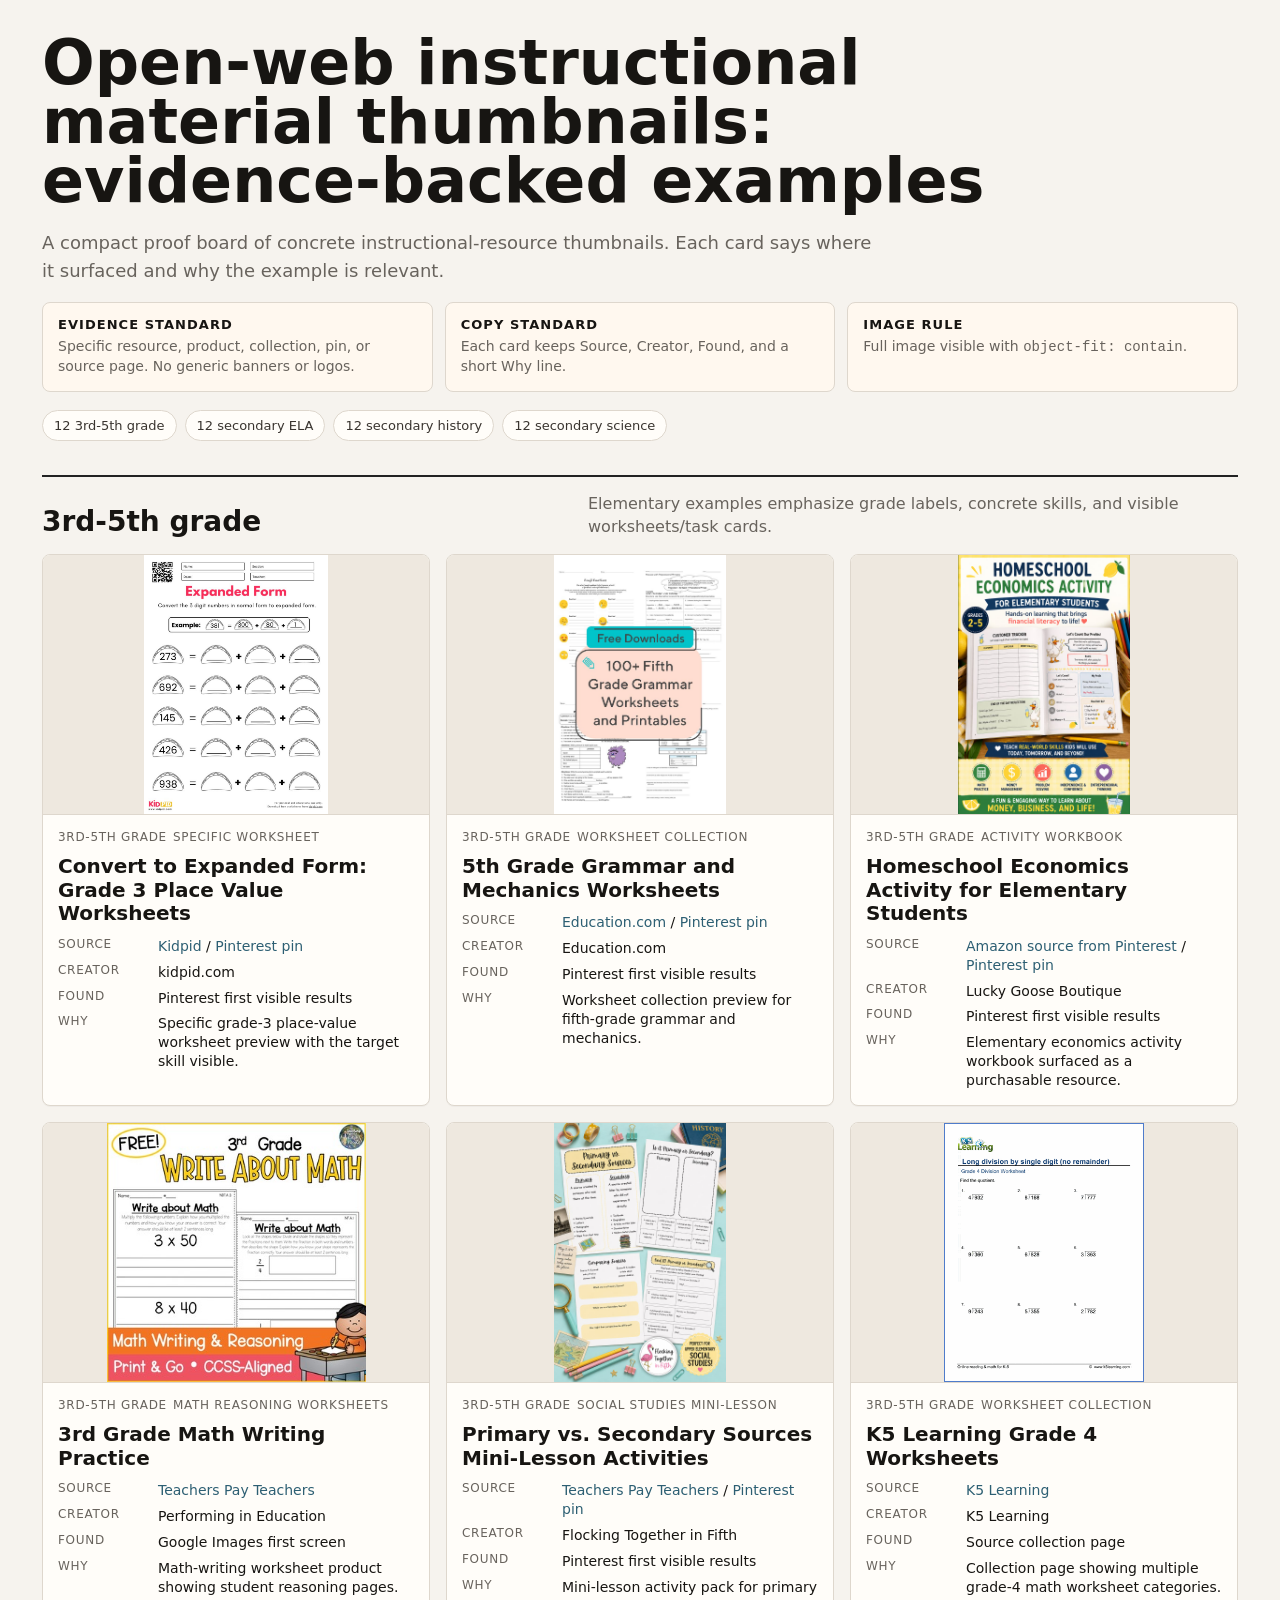
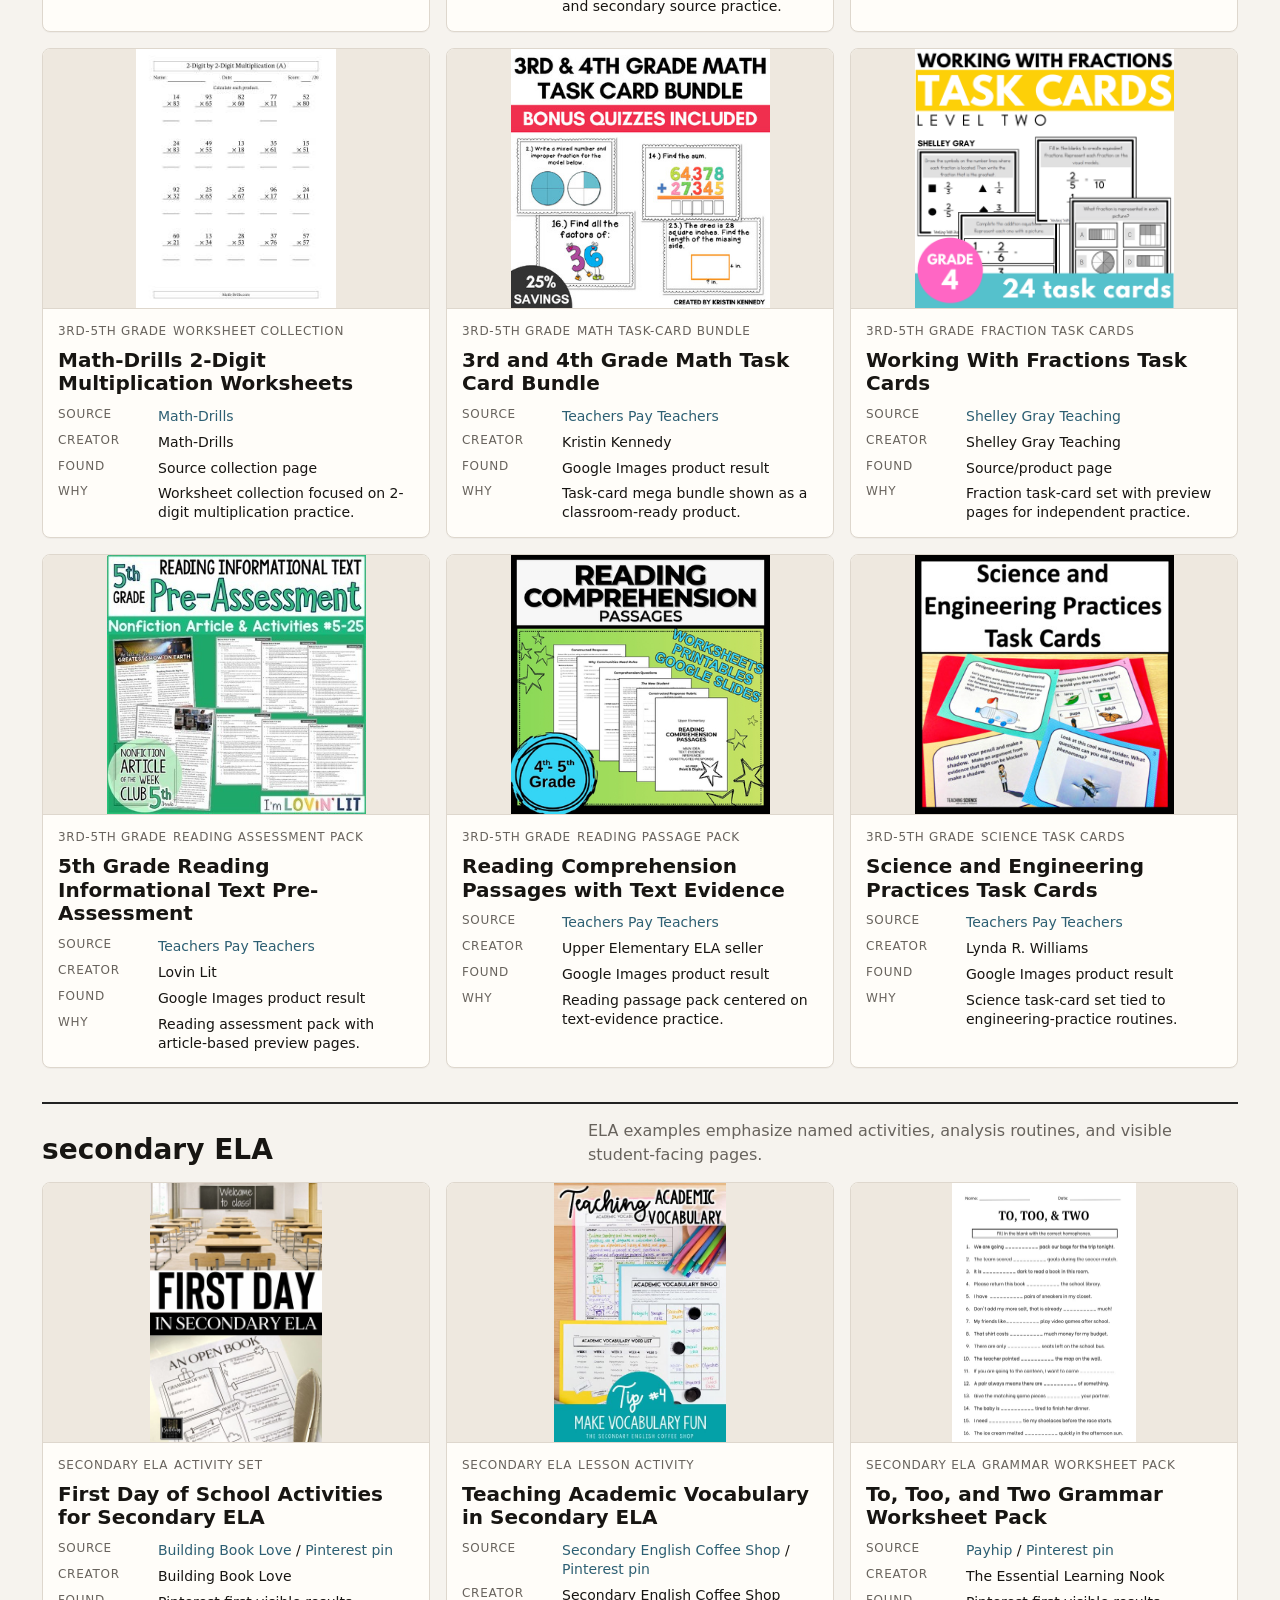
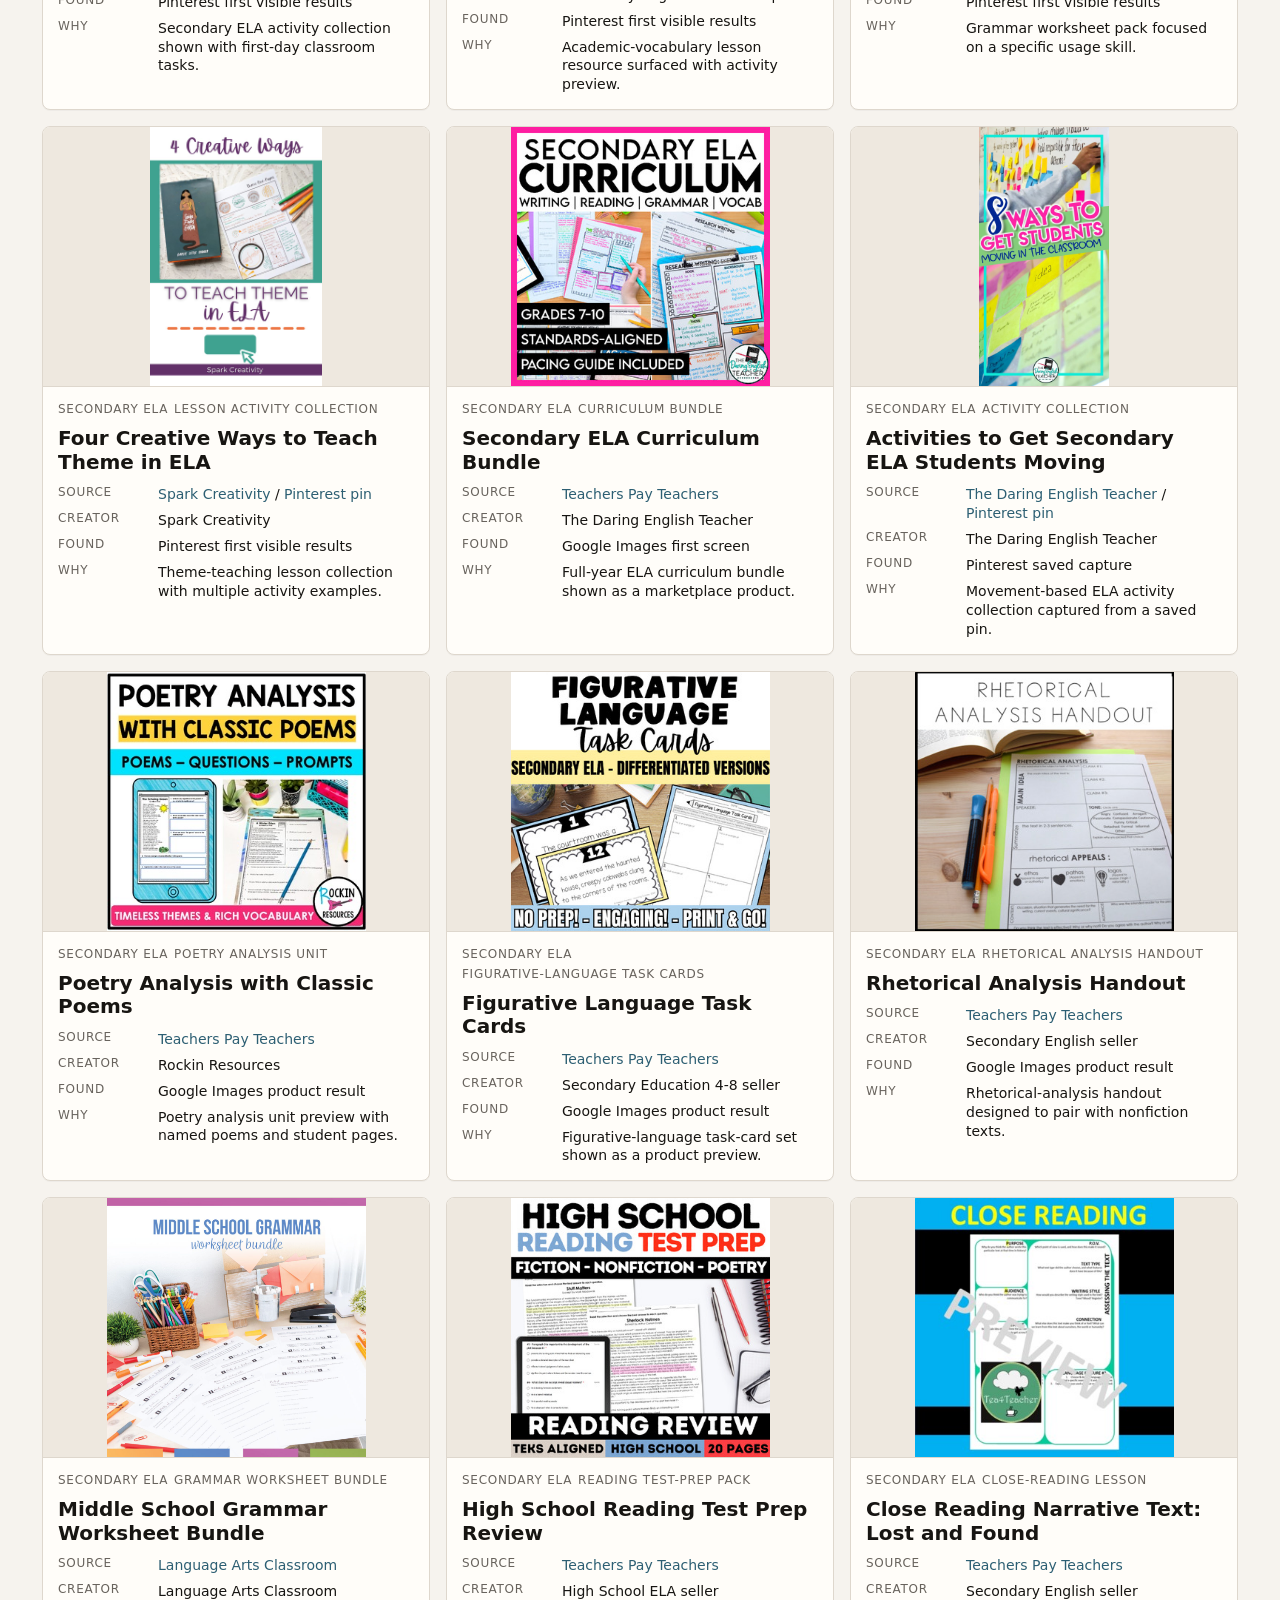
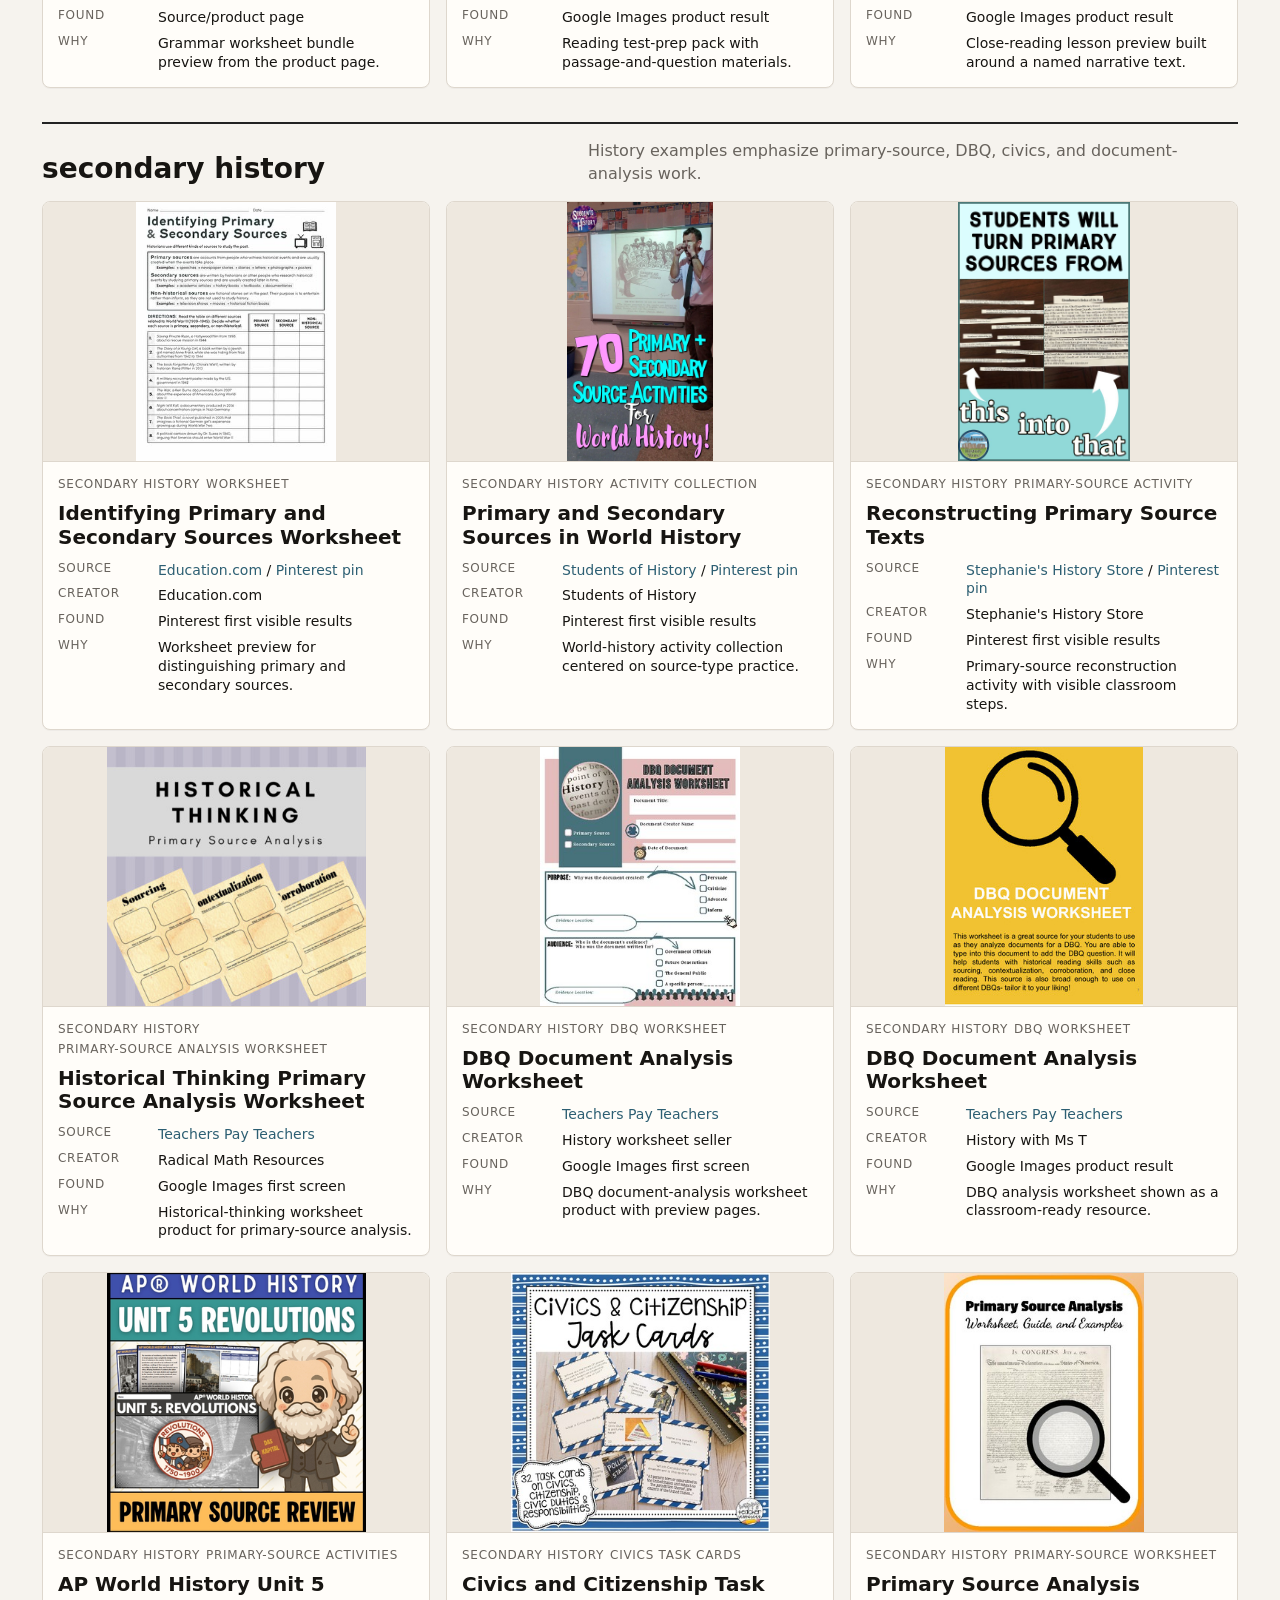
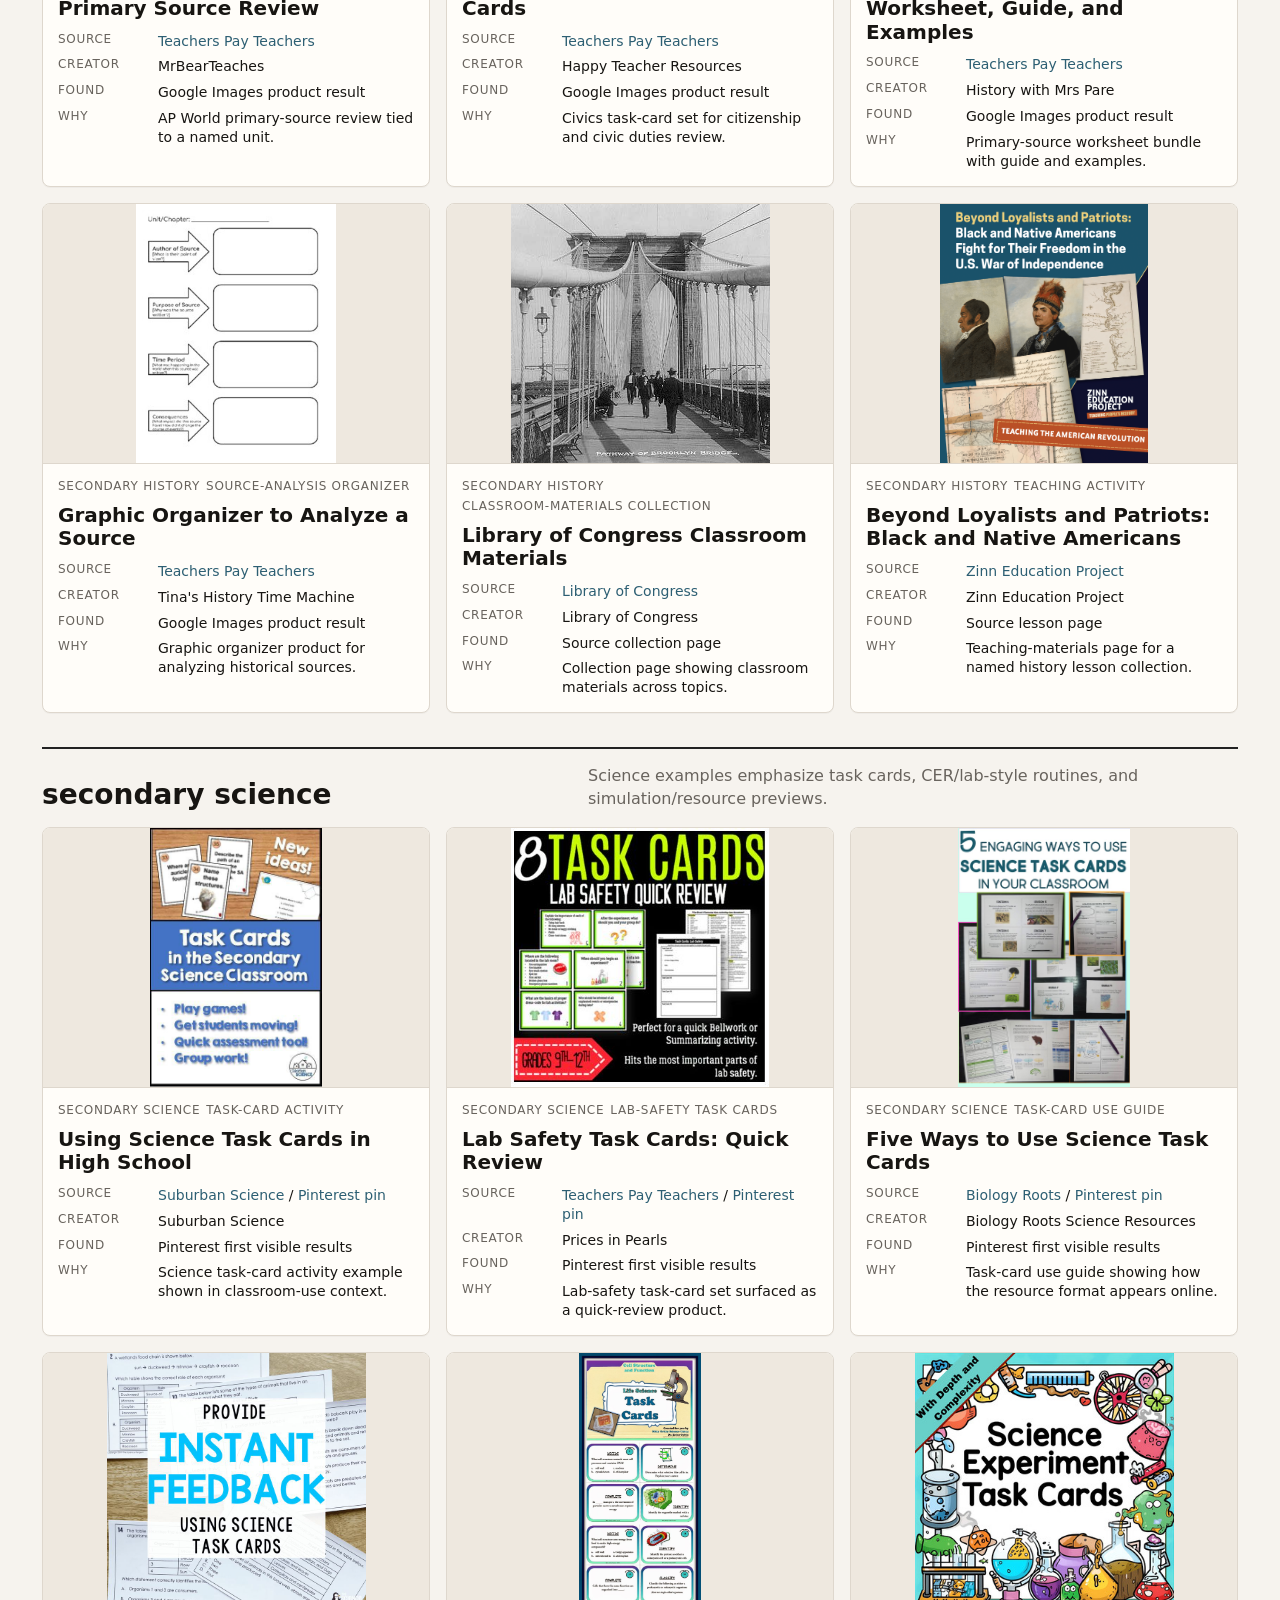
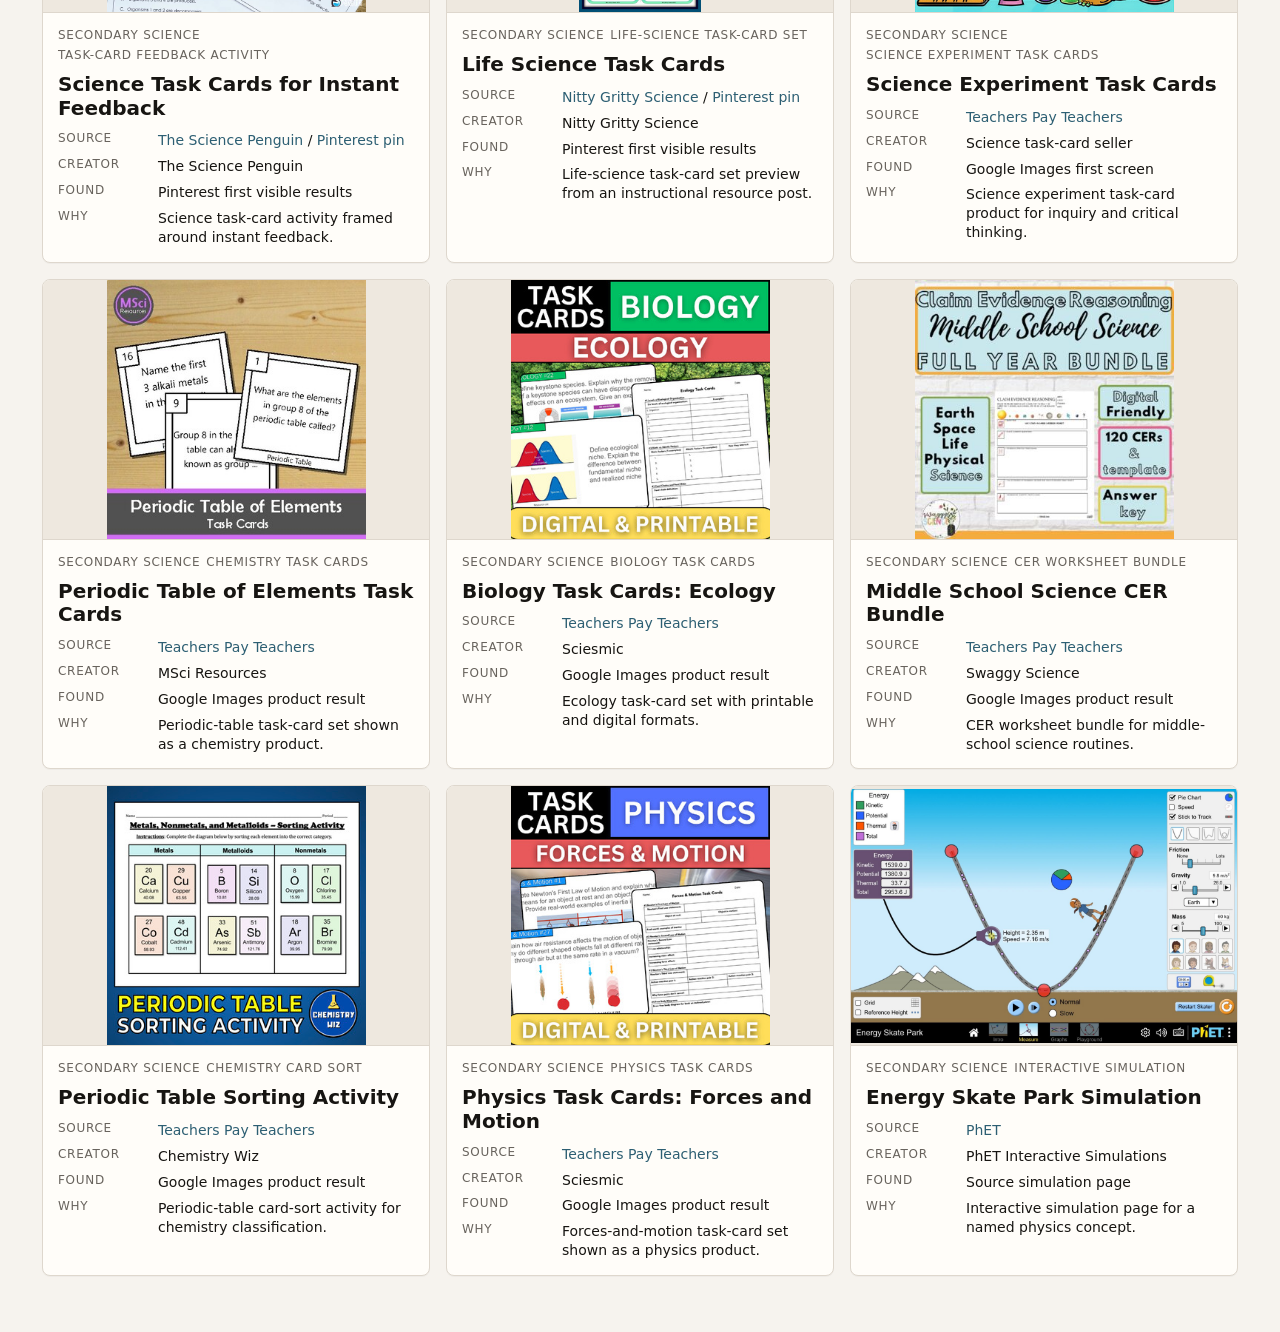
<file: instructional-thumbnail-examples-visual-2026-06-18/index.html>
<!doctype html>
<html lang="en">
<head>
<meta charset="utf-8">
<meta name="viewport" content="width=device-width, initial-scale=1">
<title>Open-web instructional material thumbnails: evidence-backed examples</title>
<style>
:root { --bg:#f6f3ee; --ink:#171512; --muted:#68635d; --line:#ded7cd; --panel:#fffdf9; --accent:#2d5f73; }
* { box-sizing:border-box; }
body { margin:0; font-family:Inter, ui-sans-serif, system-ui, -apple-system, BlinkMacSystemFont, "Segoe UI", sans-serif; background:var(--bg); color:var(--ink); }
a { color:var(--accent); text-decoration:none; }
a:hover { text-decoration:underline; }
.wrap { max-width:1240px; margin:0 auto; padding:34px 22px 56px; }
header { display:grid; gap:18px; margin-bottom:30px; }
h1 { margin:0; font-size:clamp(32px,5vw,62px); line-height:0.95; letter-spacing:0; max-width:980px; }
.lede { max-width:840px; color:var(--muted); font-size:18px; line-height:1.55; margin:0; }
.meta { display:grid; grid-template-columns:repeat(3,minmax(0,1fr)); gap:12px; }
.meta div { border:1px solid var(--line); border-radius:8px; background:#fff8ef; padding:14px 15px; }
.meta b { display:block; font-size:13px; text-transform:uppercase; letter-spacing:.08em; margin-bottom:5px; }
.meta p { margin:0; color:var(--muted); font-size:14px; line-height:1.4; }
.pills { display:flex; flex-wrap:wrap; gap:8px; }
.pill { border:1px solid var(--line); background:var(--panel); border-radius:999px; padding:7px 11px; font-size:13px; color:#39342f; }
section { margin-top:34px; }
.section-head { display:flex; justify-content:space-between; gap:18px; align-items:end; border-top:2px solid #222; padding-top:15px; margin-bottom:16px; }
h2 { margin:0; font-size:28px; letter-spacing:0; }
.section-head p { margin:0; max-width:650px; color:var(--muted); line-height:1.45; }
.grid { display:grid; grid-template-columns:repeat(3,minmax(0,1fr)); gap:16px; }
.card { border:1px solid var(--line); border-radius:8px; background:var(--panel); overflow:hidden; display:flex; flex-direction:column; min-height:100%; box-shadow:0 1px 0 rgba(0,0,0,.03); }
.thumb { height:260px; background:#eee8df; display:flex; align-items:center; justify-content:center; border-bottom:1px solid var(--line); }
.thumb img { width:100%; height:100%; object-fit:contain; display:block; }
.card-body { padding:15px; display:flex; flex-direction:column; gap:11px; flex:1; }
.eyebrow { display:flex; flex-wrap:wrap; gap:6px; color:var(--muted); font-size:12px; text-transform:uppercase; letter-spacing:.06em; }
h3 { margin:0; font-size:20px; line-height:1.18; letter-spacing:0; }
dl { display:grid; gap:7px; margin:0; }
dl div { display:grid; grid-template-columns:92px 1fr; gap:8px; align-items:start; }
dt { color:var(--muted); font-size:12px; text-transform:uppercase; letter-spacing:.06em; }
dd { margin:0; font-size:14px; line-height:1.35; }
@media (max-width: 900px) { .grid { grid-template-columns:repeat(2,minmax(0,1fr)); } .meta { grid-template-columns:1fr; } .section-head { display:block; } .section-head p { margin-top:8px; } }
@media (max-width: 620px) { .wrap { padding:24px 14px 44px; } .grid { grid-template-columns:1fr; } .thumb { height:235px; } dl div { grid-template-columns:82px 1fr; } }
</style>
</head>
<body><main class="wrap">
<header>
<h1>Open-web instructional material thumbnails: evidence-backed examples</h1>
<p class="lede">A compact proof board of concrete instructional-resource thumbnails. Each card says where it surfaced and why the example is relevant.</p>
<div class="meta"><div><b>Evidence standard</b><p>Specific resource, product, collection, pin, or source page. No generic banners or logos.</p></div><div><b>Copy standard</b><p>Each card keeps Source, Creator, Found, and a short Why line.</p></div><div><b>Image rule</b><p>Full image visible with <code>object-fit: contain</code>.</p></div></div>
<div class="pills"><span class="pill">12 3rd-5th grade</span><span class="pill">12 secondary ELA</span><span class="pill">12 secondary history</span><span class="pill">12 secondary science</span></div>
</header>
<section>
<div class="section-head"><h2>3rd-5th grade</h2><p>Elementary examples emphasize grade labels, concrete skills, and visible worksheets/task cards.</p></div>
<div class="grid">
<article class="card" id="p04">
<div class="thumb"><img src="instructional-thumbnail-examples-assets/pinterest-actual-04-4e59ef4845.jpg" alt="Convert to Expanded Form: Grade 3 Place Value Worksheets" loading="lazy"></div>
<div class="card-body">
<div class="eyebrow"><span>3rd-5th grade</span><span>specific worksheet</span></div>
<h3>Convert to Expanded Form: Grade 3 Place Value Worksheets</h3>
<dl>
<div><dt>Source</dt><dd><a href="https://www.kidpid.com/convert-to-expanded-3-digits-place-value-worksheets-for-grade-3/?utm_source=Pinterest&amp;utm_medium=organic">Kidpid</a> <span aria-hidden="true">/</span> <a href="https://www.pinterest.com/pin/703756188427733/">Pinterest pin</a></dd></div>
<div><dt>Creator</dt><dd>kidpid.com</dd></div>
<div><dt>Found</dt><dd>Pinterest first visible results</dd></div>
<div><dt>Why</dt><dd>Specific grade-3 place-value worksheet preview with the target skill visible.</dd></div>
</dl></div></article>
<article class="card" id="p02">
<div class="thumb"><img src="instructional-thumbnail-examples-assets/pinterest-actual-02-b53d62b26f.jpg" alt="5th Grade Grammar and Mechanics Worksheets" loading="lazy"></div>
<div class="card-body">
<div class="eyebrow"><span>3rd-5th grade</span><span>worksheet collection</span></div>
<h3>5th Grade Grammar and Mechanics Worksheets</h3>
<dl>
<div><dt>Source</dt><dd><a href="https://www.education.com/worksheets/fifth-grade/grammar/?utm_medium=social&amp;utm_source=pinterest&amp;utm_campaign=evergreen&amp;utm_term=05202019_img+s2_ws_5_r_&amp;utm_content=grade5_grammar">Education.com</a> <span aria-hidden="true">/</span> <a href="https://www.pinterest.com/pin/2181499817310242/">Pinterest pin</a></dd></div>
<div><dt>Creator</dt><dd>Education.com</dd></div>
<div><dt>Found</dt><dd>Pinterest first visible results</dd></div>
<div><dt>Why</dt><dd>Worksheet collection preview for fifth-grade grammar and mechanics.</dd></div>
</dl></div></article>
<article class="card" id="p01">
<div class="thumb"><img src="instructional-thumbnail-examples-assets/pinterest-actual-01-4523714f0e.jpg" alt="Homeschool Economics Activity for Elementary Students" loading="lazy"></div>
<div class="card-body">
<div class="eyebrow"><span>3rd-5th grade</span><span>activity workbook</span></div>
<h3>Homeschool Economics Activity for Elementary Students</h3>
<dl>
<div><dt>Source</dt><dd><a href="https://a.co/d/0j43TmPU?utm_source=Pinterest&amp;utm_medium=organic">Amazon source from Pinterest</a> <span aria-hidden="true">/</span> <a href="https://www.pinterest.com/pin/1148769817493920630/">Pinterest pin</a></dd></div>
<div><dt>Creator</dt><dd>Lucky Goose Boutique</dd></div>
<div><dt>Found</dt><dd>Pinterest first visible results</dd></div>
<div><dt>Why</dt><dd>Elementary economics activity workbook surfaced as a purchasable resource.</dd></div>
</dl></div></article>
<article class="card" id="g01">
<div class="thumb"><img src="instructional-thumbnail-examples-assets/google-01-3rd-grade-math-writing-practice.jpg" alt="3rd Grade Math Writing Practice" loading="lazy"></div>
<div class="card-body">
<div class="eyebrow"><span>3rd-5th grade</span><span>math reasoning worksheets</span></div>
<h3>3rd Grade Math Writing Practice</h3>
<dl>
<div><dt>Source</dt><dd><a href="https://www.teacherspayteachers.com/Product/3rd-Grade-Math-Writing-Practice-Explain-Your-Math-Thinking-CCSS-Aligned-4369515">Teachers Pay Teachers</a></dd></div>
<div><dt>Creator</dt><dd>Performing in Education</dd></div>
<div><dt>Found</dt><dd>Google Images first screen</dd></div>
<div><dt>Why</dt><dd>Math-writing worksheet product showing student reasoning pages.</dd></div>
</dl></div></article>
<article class="card" id="p16">
<div class="thumb"><img src="instructional-thumbnail-examples-assets/pinterest-actual-16-2f1756bbb3.jpg" alt="Primary vs. Secondary Sources Mini-Lesson Activities" loading="lazy"></div>
<div class="card-body">
<div class="eyebrow"><span>3rd-5th grade</span><span>social studies mini-lesson</span></div>
<h3>Primary vs. Secondary Sources Mini-Lesson Activities</h3>
<dl>
<div><dt>Source</dt><dd><a href="https://www.teacherspayteachers.com/Product/Primary-vs-Secondary-Sources-MiniLesson-Activities-15628470?utm_source=Pinterest&amp;utm_medium=organic">Teachers Pay Teachers</a> <span aria-hidden="true">/</span> <a href="https://www.pinterest.com/pin/316377942597395442/">Pinterest pin</a></dd></div>
<div><dt>Creator</dt><dd>Flocking Together in Fifth</dd></div>
<div><dt>Found</dt><dd>Pinterest first visible results</dd></div>
<div><dt>Why</dt><dd>Mini-lesson activity pack for primary and secondary source practice.</dd></div>
</dl></div></article>
<article class="card" id="e01">
<div class="thumb"><img src="instructional-thumbnail-examples-assets/web-extra-01-k5-learning-grade-4-worksheets-f2b465fa63.jpg" alt="K5 Learning Grade 4 Worksheets" loading="lazy"></div>
<div class="card-body">
<div class="eyebrow"><span>3rd-5th grade</span><span>worksheet collection</span></div>
<h3>K5 Learning Grade 4 Worksheets</h3>
<dl>
<div><dt>Source</dt><dd><a href="https://www.k5learning.com/free-math-worksheets/fourth-grade-4">K5 Learning</a></dd></div>
<div><dt>Creator</dt><dd>K5 Learning</dd></div>
<div><dt>Found</dt><dd>Source collection page</dd></div>
<div><dt>Why</dt><dd>Collection page showing multiple grade-4 math worksheet categories.</dd></div>
</dl></div></article>
<article class="card" id="e02">
<div class="thumb"><img src="instructional-thumbnail-examples-assets/web-extra-04-math-drills-elementary-math-worksheets-1b28d69a03.jpg" alt="Math-Drills 2-Digit Multiplication Worksheets" loading="lazy"></div>
<div class="card-body">
<div class="eyebrow"><span>3rd-5th grade</span><span>worksheet collection</span></div>
<h3>Math-Drills 2-Digit Multiplication Worksheets</h3>
<dl>
<div><dt>Source</dt><dd><a href="https://www.math-drills.com/multiplication2.php">Math-Drills</a></dd></div>
<div><dt>Creator</dt><dd>Math-Drills</dd></div>
<div><dt>Found</dt><dd>Source collection page</dd></div>
<div><dt>Why</dt><dd>Worksheet collection focused on 2-digit multiplication practice.</dd></div>
</dl></div></article>
<article class="card" id="n01">
<div class="thumb"><img src="instructional-thumbnail-examples-assets/new-elem-math-task-mega-f2b37b7be7.jpg" alt="3rd and 4th Grade Math Task Card Bundle" loading="lazy"></div>
<div class="card-body">
<div class="eyebrow"><span>3rd-5th grade</span><span>math task-card bundle</span></div>
<h3>3rd and 4th Grade Math Task Card Bundle</h3>
<dl>
<div><dt>Source</dt><dd><a href="https://www.teacherspayteachers.com/Product/Math-Task-Card-Mega-Bundle-ALL-of-My-3rd-and-4th-Grade-CC-Aligned-Sets-816676">Teachers Pay Teachers</a></dd></div>
<div><dt>Creator</dt><dd>Kristin Kennedy</dd></div>
<div><dt>Found</dt><dd>Google Images product result</dd></div>
<div><dt>Why</dt><dd>Task-card mega bundle shown as a classroom-ready product.</dd></div>
</dl></div></article>
<article class="card" id="n02">
<div class="thumb"><img src="instructional-thumbnail-examples-assets/new-elem-shelley-fractions-08a088bc83.png" alt="Working With Fractions Task Cards" loading="lazy"></div>
<div class="card-body">
<div class="eyebrow"><span>3rd-5th grade</span><span>fraction task cards</span></div>
<h3>Working With Fractions Task Cards</h3>
<dl>
<div><dt>Source</dt><dd><a href="https://store.shelleygrayteaching.com/products/fractions-task-cards-small-group-or-independent-fraction-practice">Shelley Gray Teaching</a></dd></div>
<div><dt>Creator</dt><dd>Shelley Gray Teaching</dd></div>
<div><dt>Found</dt><dd>Source/product page</dd></div>
<div><dt>Why</dt><dd>Fraction task-card set with preview pages for independent practice.</dd></div>
</dl></div></article>
<article class="card" id="n03">
<div class="thumb"><img src="instructional-thumbnail-examples-assets/new-elem-reading-preassessment-649ab2901a.jpg" alt="5th Grade Reading Informational Text Pre-Assessment" loading="lazy"></div>
<div class="card-body">
<div class="eyebrow"><span>3rd-5th grade</span><span>reading assessment pack</span></div>
<h3>5th Grade Reading Informational Text Pre-Assessment</h3>
<dl>
<div><dt>Source</dt><dd><a href="https://www.teacherspayteachers.com/Product/5th-Grade-Reading-Informational-Text-PRE-ASSESSMENT-Article-5-25-Fall-Circus-4734262">Teachers Pay Teachers</a></dd></div>
<div><dt>Creator</dt><dd>Lovin Lit</dd></div>
<div><dt>Found</dt><dd>Google Images product result</dd></div>
<div><dt>Why</dt><dd>Reading assessment pack with article-based preview pages.</dd></div>
</dl></div></article>
<article class="card" id="n04">
<div class="thumb"><img src="instructional-thumbnail-examples-assets/new-elem-reading-comprehension-ef86d917b1.jpg" alt="Reading Comprehension Passages with Text Evidence" loading="lazy"></div>
<div class="card-body">
<div class="eyebrow"><span>3rd-5th grade</span><span>reading passage pack</span></div>
<h3>Reading Comprehension Passages with Text Evidence</h3>
<dl>
<div><dt>Source</dt><dd><a href="https://www.teacherspayteachers.com/Product/Reading-Comprehension-Passages-with-Text-Evidence-Upper-Elementary-15446001">Teachers Pay Teachers</a></dd></div>
<div><dt>Creator</dt><dd>Upper Elementary ELA seller</dd></div>
<div><dt>Found</dt><dd>Google Images product result</dd></div>
<div><dt>Why</dt><dd>Reading passage pack centered on text-evidence practice.</dd></div>
</dl></div></article>
<article class="card" id="n05">
<div class="thumb"><img src="instructional-thumbnail-examples-assets/new-elem-science-practices-057c8ac327.jpg" alt="Science and Engineering Practices Task Cards" loading="lazy"></div>
<div class="card-body">
<div class="eyebrow"><span>3rd-5th grade</span><span>science task cards</span></div>
<h3>Science and Engineering Practices Task Cards</h3>
<dl>
<div><dt>Source</dt><dd><a href="https://www.teacherspayteachers.com/Product/Science-and-Engineering-Practices-Science-Stations-Science-Task-Cards-NGSS-SEP-6446462">Teachers Pay Teachers</a></dd></div>
<div><dt>Creator</dt><dd>Lynda R. Williams</dd></div>
<div><dt>Found</dt><dd>Google Images product result</dd></div>
<div><dt>Why</dt><dd>Science task-card set tied to engineering-practice routines.</dd></div>
</dl></div></article>
</div></section>
<section>
<div class="section-head"><h2>secondary ELA</h2><p>ELA examples emphasize named activities, analysis routines, and visible student-facing pages.</p></div>
<div class="grid">
<article class="card" id="p08">
<div class="thumb"><img src="instructional-thumbnail-examples-assets/pinterest-actual-08-5edde041bd.jpg" alt="First Day of School Activities for Secondary ELA" loading="lazy"></div>
<div class="card-body">
<div class="eyebrow"><span>secondary ELA</span><span>activity set</span></div>
<h3>First Day of School Activities for Secondary ELA</h3>
<dl>
<div><dt>Source</dt><dd><a href="https://buildingbooklove.com/firstdayofschoolactivities/?pp=1&amp;utm_source=Pinterest&amp;utm_medium=organic">Building Book Love</a> <span aria-hidden="true">/</span> <a href="https://www.pinterest.com/pin/AYosOSVIm8M7Ri4Bk3H9kvJB-KIk4eesEQNMfrfPTwTnXiXbpP5SgENbcLd96BzXdGcydjOZr-76gan8LP_13Jk/">Pinterest pin</a></dd></div>
<div><dt>Creator</dt><dd>Building Book Love</dd></div>
<div><dt>Found</dt><dd>Pinterest first visible results</dd></div>
<div><dt>Why</dt><dd>Secondary ELA activity collection shown with first-day classroom tasks.</dd></div>
</dl></div></article>
<article class="card" id="p10">
<div class="thumb"><img src="instructional-thumbnail-examples-assets/pinterest-actual-10-49986a3708.jpg" alt="Teaching Academic Vocabulary in Secondary ELA" loading="lazy"></div>
<div class="card-body">
<div class="eyebrow"><span>secondary ELA</span><span>lesson activity</span></div>
<h3>Teaching Academic Vocabulary in Secondary ELA</h3>
<dl>
<div><dt>Source</dt><dd><a href="https://secondaryenglishcoffeeshop.blogspot.com/2020/12/teaching-academic-vocabulary-in.html?m=1">Secondary English Coffee Shop</a> <span aria-hidden="true">/</span> <a href="https://www.pinterest.com/pin/2603712281679830/">Pinterest pin</a></dd></div>
<div><dt>Creator</dt><dd>Secondary English Coffee Shop</dd></div>
<div><dt>Found</dt><dd>Pinterest first visible results</dd></div>
<div><dt>Why</dt><dd>Academic-vocabulary lesson resource surfaced with activity preview.</dd></div>
</dl></div></article>
<article class="card" id="p11">
<div class="thumb"><img src="instructional-thumbnail-examples-assets/pinterest-actual-11-61e802abc7.jpg" alt="To, Too, and Two Grammar Worksheet Pack" loading="lazy"></div>
<div class="card-body">
<div class="eyebrow"><span>secondary ELA</span><span>grammar worksheet pack</span></div>
<h3>To, Too, and Two Grammar Worksheet Pack</h3>
<dl>
<div><dt>Source</dt><dd><a href="https://payhip.com/b/R1zjd?utm_source=Pinterest&amp;utm_medium=organic">Payhip</a> <span aria-hidden="true">/</span> <a href="https://www.pinterest.com/pin/962292645416316884/">Pinterest pin</a></dd></div>
<div><dt>Creator</dt><dd>The Essential Learning Nook</dd></div>
<div><dt>Found</dt><dd>Pinterest first visible results</dd></div>
<div><dt>Why</dt><dd>Grammar worksheet pack focused on a specific usage skill.</dd></div>
</dl></div></article>
<article class="card" id="p12">
<div class="thumb"><img src="instructional-thumbnail-examples-assets/pinterest-actual-12-8a6af9590a.jpg" alt="Four Creative Ways to Teach Theme in ELA" loading="lazy"></div>
<div class="card-body">
<div class="eyebrow"><span>secondary ELA</span><span>lesson activity collection</span></div>
<h3>Four Creative Ways to Teach Theme in ELA</h3>
<dl>
<div><dt>Source</dt><dd><a href="https://nowsparkcreativity.com/2022/11/4-creative-ways-to-teach-theme-in-ela.html?utm_source=Pinterest&amp;utm_medium=organic">Spark Creativity</a> <span aria-hidden="true">/</span> <a href="https://www.pinterest.com/pin/66850375714460281/">Pinterest pin</a></dd></div>
<div><dt>Creator</dt><dd>Spark Creativity</dd></div>
<div><dt>Found</dt><dd>Pinterest first visible results</dd></div>
<div><dt>Why</dt><dd>Theme-teaching lesson collection with multiple activity examples.</dd></div>
</dl></div></article>
<article class="card" id="g02">
<div class="thumb"><img src="instructional-thumbnail-examples-assets/google-02-secondary-ela-curriculum.jpg" alt="Secondary ELA Curriculum Bundle" loading="lazy"></div>
<div class="card-body">
<div class="eyebrow"><span>secondary ELA</span><span>curriculum bundle</span></div>
<h3>Secondary ELA Curriculum Bundle</h3>
<dl>
<div><dt>Source</dt><dd><a href="https://www.teacherspayteachers.com/Product/Secondary-English-Curriculum-for-7th-8th-9th-and-10th-grade-Full-Year-ELA-Unit-1958311">Teachers Pay Teachers</a></dd></div>
<div><dt>Creator</dt><dd>The Daring English Teacher</dd></div>
<div><dt>Found</dt><dd>Google Images first screen</dd></div>
<div><dt>Why</dt><dd>Full-year ELA curriculum bundle shown as a marketplace product.</dd></div>
</dl></div></article>
<article class="card" id="p06">
<div class="thumb"><img src="instructional-thumbnail-examples-assets/pinterest-actual-06-deba1aa73c.jpg" alt="Activities to Get Secondary ELA Students Moving" loading="lazy"></div>
<div class="card-body">
<div class="eyebrow"><span>secondary ELA</span><span>activity collection</span></div>
<h3>Activities to Get Secondary ELA Students Moving</h3>
<dl>
<div><dt>Source</dt><dd><a href="https://www.thedaringenglishteacher.com/2018/04/8-ways-to-get-students-moving-in.html?utm_source=Pinterest&amp;utm_medium=organic">The Daring English Teacher</a> <span aria-hidden="true">/</span> <a href="https://www.pinterest.com/pin/68746689205/">Pinterest pin</a></dd></div>
<div><dt>Creator</dt><dd>The Daring English Teacher</dd></div>
<div><dt>Found</dt><dd>Pinterest saved capture</dd></div>
<div><dt>Why</dt><dd>Movement-based ELA activity collection captured from a saved pin.</dd></div>
</dl></div></article>
<article class="card" id="n06">
<div class="thumb"><img src="instructional-thumbnail-examples-assets/new-ela-poetry-analysis-fbe5b5e908.jpg" alt="Poetry Analysis with Classic Poems" loading="lazy"></div>
<div class="card-body">
<div class="eyebrow"><span>secondary ELA</span><span>poetry analysis unit</span></div>
<h3>Poetry Analysis with Classic Poems</h3>
<dl>
<div><dt>Source</dt><dd><a href="https://www.teacherspayteachers.com/Product/CLASSIC-Poetry-Analysis-Analyzing-Poetry-Elements-Poetry-Unit-Poetry-Writing-5344884">Teachers Pay Teachers</a></dd></div>
<div><dt>Creator</dt><dd>Rockin Resources</dd></div>
<div><dt>Found</dt><dd>Google Images product result</dd></div>
<div><dt>Why</dt><dd>Poetry analysis unit preview with named poems and student pages.</dd></div>
</dl></div></article>
<article class="card" id="n07">
<div class="thumb"><img src="instructional-thumbnail-examples-assets/new-ela-figurative-task-cards-5650e45f52.jpg" alt="Figurative Language Task Cards" loading="lazy"></div>
<div class="card-body">
<div class="eyebrow"><span>secondary ELA</span><span>figurative-language task cards</span></div>
<h3>Figurative Language Task Cards</h3>
<dl>
<div><dt>Source</dt><dd><a href="https://www.teacherspayteachers.com/Product/Figurative-Language-Task-Cards-English-Language-Arts-Secondary-Education-4-8-13880385">Teachers Pay Teachers</a></dd></div>
<div><dt>Creator</dt><dd>Secondary Education 4-8 seller</dd></div>
<div><dt>Found</dt><dd>Google Images product result</dd></div>
<div><dt>Why</dt><dd>Figurative-language task-card set shown as a product preview.</dd></div>
</dl></div></article>
<article class="card" id="n08">
<div class="thumb"><img src="instructional-thumbnail-examples-assets/new-ela-rhetorical-handout-50fd65f787.jpg" alt="Rhetorical Analysis Handout" loading="lazy"></div>
<div class="card-body">
<div class="eyebrow"><span>secondary ELA</span><span>rhetorical analysis handout</span></div>
<h3>Rhetorical Analysis Handout</h3>
<dl>
<div><dt>Source</dt><dd><a href="https://www.teacherspayteachers.com/Product/Rhetorical-Analysis-Handout-Pair-with-ANY-non-fiction-text-article-speech-6310875">Teachers Pay Teachers</a></dd></div>
<div><dt>Creator</dt><dd>Secondary English seller</dd></div>
<div><dt>Found</dt><dd>Google Images product result</dd></div>
<div><dt>Why</dt><dd>Rhetorical-analysis handout designed to pair with nonfiction texts.</dd></div>
</dl></div></article>
<article class="card" id="n09">
<div class="thumb"><img src="instructional-thumbnail-examples-assets/new-ela-grammar-bundle-67b05a9be4.jpg" alt="Middle School Grammar Worksheet Bundle" loading="lazy"></div>
<div class="card-body">
<div class="eyebrow"><span>secondary ELA</span><span>grammar worksheet bundle</span></div>
<h3>Middle School Grammar Worksheet Bundle</h3>
<dl>
<div><dt>Source</dt><dd><a href="https://languageartsclassroom.com/product/grammar-worksheets-for-middle-school/">Language Arts Classroom</a></dd></div>
<div><dt>Creator</dt><dd>Language Arts Classroom</dd></div>
<div><dt>Found</dt><dd>Source/product page</dd></div>
<div><dt>Why</dt><dd>Grammar worksheet bundle preview from the product page.</dd></div>
</dl></div></article>
<article class="card" id="n10">
<div class="thumb"><img src="instructional-thumbnail-examples-assets/new-ela-reading-test-prep-77165cd62d.jpg" alt="High School Reading Test Prep Review" loading="lazy"></div>
<div class="card-body">
<div class="eyebrow"><span>secondary ELA</span><span>reading test-prep pack</span></div>
<h3>High School Reading Test Prep Review</h3>
<dl>
<div><dt>Source</dt><dd><a href="https://www.teacherspayteachers.com/Product/High-School-Reading-Comprehension-Passages-Question-STAAR-Test-Prep-English-I-4591909">Teachers Pay Teachers</a></dd></div>
<div><dt>Creator</dt><dd>High School ELA seller</dd></div>
<div><dt>Found</dt><dd>Google Images product result</dd></div>
<div><dt>Why</dt><dd>Reading test-prep pack with passage-and-question materials.</dd></div>
</dl></div></article>
<article class="card" id="n11">
<div class="thumb"><img src="instructional-thumbnail-examples-assets/new-ela-close-reading-narrative-b1a1028876.jpg" alt="Close Reading Narrative Text: Lost and Found" loading="lazy"></div>
<div class="card-body">
<div class="eyebrow"><span>secondary ELA</span><span>close-reading lesson</span></div>
<h3>Close Reading Narrative Text: Lost and Found</h3>
<dl>
<div><dt>Source</dt><dd><a href="https://www.teacherspayteachers.com/Product/Close-Reading-Comprehension-Passage-with-Questions-Narrative-Text-on-Memories-7885341">Teachers Pay Teachers</a></dd></div>
<div><dt>Creator</dt><dd>Secondary English seller</dd></div>
<div><dt>Found</dt><dd>Google Images product result</dd></div>
<div><dt>Why</dt><dd>Close-reading lesson preview built around a named narrative text.</dd></div>
</dl></div></article>
</div></section>
<section>
<div class="section-head"><h2>secondary history</h2><p>History examples emphasize primary-source, DBQ, civics, and document-analysis work.</p></div>
<div class="grid">
<article class="card" id="p13">
<div class="thumb"><img src="instructional-thumbnail-examples-assets/pinterest-actual-13-2981277a77.jpg" alt="Identifying Primary and Secondary Sources Worksheet" loading="lazy"></div>
<div class="card-body">
<div class="eyebrow"><span>secondary history</span><span>worksheet</span></div>
<h3>Identifying Primary and Secondary Sources Worksheet</h3>
<dl>
<div><dt>Source</dt><dd><a href="https://www.education.com/worksheet/article/identifying-primary-and-secondary-sources/?utm_source=Pinterest&amp;utm_medium=organic">Education.com</a> <span aria-hidden="true">/</span> <a href="https://www.pinterest.com/pin/15621929951744655/">Pinterest pin</a></dd></div>
<div><dt>Creator</dt><dd>Education.com</dd></div>
<div><dt>Found</dt><dd>Pinterest first visible results</dd></div>
<div><dt>Why</dt><dd>Worksheet preview for distinguishing primary and secondary sources.</dd></div>
</dl></div></article>
<article class="card" id="p15">
<div class="thumb"><img src="instructional-thumbnail-examples-assets/pinterest-actual-15-e724b9f68c.jpg" alt="Primary and Secondary Sources in World History" loading="lazy"></div>
<div class="card-body">
<div class="eyebrow"><span>secondary history</span><span>activity collection</span></div>
<h3>Primary and Secondary Sources in World History</h3>
<dl>
<div><dt>Source</dt><dd><a href="https://www.studentsofhistory.com/blog/world-history-primary-and-secondary-sources?utm_source=Pinterest&amp;utm_medium=organic">Students of History</a> <span aria-hidden="true">/</span> <a href="https://www.pinterest.com/pin/211174977340018/">Pinterest pin</a></dd></div>
<div><dt>Creator</dt><dd>Students of History</dd></div>
<div><dt>Found</dt><dd>Pinterest first visible results</dd></div>
<div><dt>Why</dt><dd>World-history activity collection centered on source-type practice.</dd></div>
</dl></div></article>
<article class="card" id="p17">
<div class="thumb"><img src="instructional-thumbnail-examples-assets/pinterest-actual-17-dca05b907d.jpg" alt="Reconstructing Primary Source Texts" loading="lazy"></div>
<div class="card-body">
<div class="eyebrow"><span>secondary history</span><span>primary-source activity</span></div>
<h3>Reconstructing Primary Source Texts</h3>
<dl>
<div><dt>Source</dt><dd><a href="https://stephanieshistorystore.com/2022/02/15/reconstructing-primary-source-texts/?utm_source=Pinterest&amp;utm_medium=organic">Stephanie&#x27;s History Store</a> <span aria-hidden="true">/</span> <a href="https://www.pinterest.com/pin/15973773675218452/">Pinterest pin</a></dd></div>
<div><dt>Creator</dt><dd>Stephanie&#x27;s History Store</dd></div>
<div><dt>Found</dt><dd>Pinterest first visible results</dd></div>
<div><dt>Why</dt><dd>Primary-source reconstruction activity with visible classroom steps.</dd></div>
</dl></div></article>
<article class="card" id="g03">
<div class="thumb"><img src="instructional-thumbnail-examples-assets/google-03-historical-thinking-primary-source.jpg" alt="Historical Thinking Primary Source Analysis Worksheet" loading="lazy"></div>
<div class="card-body">
<div class="eyebrow"><span>secondary history</span><span>primary-source analysis worksheet</span></div>
<h3>Historical Thinking Primary Source Analysis Worksheet</h3>
<dl>
<div><dt>Source</dt><dd><a href="https://www.teacherspayteachers.com/Product/Historical-Thinking-Primary-Source-Analysis-Worksheet-6589010">Teachers Pay Teachers</a></dd></div>
<div><dt>Creator</dt><dd>Radical Math Resources</dd></div>
<div><dt>Found</dt><dd>Google Images first screen</dd></div>
<div><dt>Why</dt><dd>Historical-thinking worksheet product for primary-source analysis.</dd></div>
</dl></div></article>
<article class="card" id="g04">
<div class="thumb"><img src="instructional-thumbnail-examples-assets/google-04-dbq-document-analysis.jpg" alt="DBQ Document Analysis Worksheet" loading="lazy"></div>
<div class="card-body">
<div class="eyebrow"><span>secondary history</span><span>DBQ worksheet</span></div>
<h3>DBQ Document Analysis Worksheet</h3>
<dl>
<div><dt>Source</dt><dd><a href="https://www.teacherspayteachers.com/Product/DBQ-Document-Analysis-Worksheet-Analyze-any-historical-document-9665235">Teachers Pay Teachers</a></dd></div>
<div><dt>Creator</dt><dd>History worksheet seller</dd></div>
<div><dt>Found</dt><dd>Google Images first screen</dd></div>
<div><dt>Why</dt><dd>DBQ document-analysis worksheet product with preview pages.</dd></div>
</dl></div></article>
<article class="card" id="n12">
<div class="thumb"><img src="instructional-thumbnail-examples-assets/new-history-dbq-ms-t-d7e755d8af.jpg" alt="DBQ Document Analysis Worksheet" loading="lazy"></div>
<div class="card-body">
<div class="eyebrow"><span>secondary history</span><span>DBQ worksheet</span></div>
<h3>DBQ Document Analysis Worksheet</h3>
<dl>
<div><dt>Source</dt><dd><a href="https://www.teacherspayteachers.com/Product/DBQ-Document-Analysis-Worksheet-9494373">Teachers Pay Teachers</a></dd></div>
<div><dt>Creator</dt><dd>History with Ms T</dd></div>
<div><dt>Found</dt><dd>Google Images product result</dd></div>
<div><dt>Why</dt><dd>DBQ analysis worksheet shown as a classroom-ready resource.</dd></div>
</dl></div></article>
<article class="card" id="n13">
<div class="thumb"><img src="instructional-thumbnail-examples-assets/new-history-ap-world-sources-76912d6073.jpg" alt="AP World History Unit 5 Primary Source Review" loading="lazy"></div>
<div class="card-body">
<div class="eyebrow"><span>secondary history</span><span>primary-source activities</span></div>
<h3>AP World History Unit 5 Primary Source Review</h3>
<dl>
<div><dt>Source</dt><dd><a href="https://www.teacherspayteachers.com/Product/AP-World-History-Unit-5-Revolutions-Primary-Source-Review-13905705">Teachers Pay Teachers</a></dd></div>
<div><dt>Creator</dt><dd>MrBearTeaches</dd></div>
<div><dt>Found</dt><dd>Google Images product result</dd></div>
<div><dt>Why</dt><dd>AP World primary-source review tied to a named unit.</dd></div>
</dl></div></article>
<article class="card" id="n14">
<div class="thumb"><img src="instructional-thumbnail-examples-assets/new-history-civics-task-cards-6093897879.jpg" alt="Civics and Citizenship Task Cards" loading="lazy"></div>
<div class="card-body">
<div class="eyebrow"><span>secondary history</span><span>civics task cards</span></div>
<h3>Civics and Citizenship Task Cards</h3>
<dl>
<div><dt>Source</dt><dd><a href="https://www.teacherspayteachers.com/Product/Civics-Task-Cards-Citizenship-Civic-Duties-Review-4871291">Teachers Pay Teachers</a></dd></div>
<div><dt>Creator</dt><dd>Happy Teacher Resources</dd></div>
<div><dt>Found</dt><dd>Google Images product result</dd></div>
<div><dt>Why</dt><dd>Civics task-card set for citizenship and civic duties review.</dd></div>
</dl></div></article>
<article class="card" id="n15">
<div class="thumb"><img src="instructional-thumbnail-examples-assets/new-history-primary-source-pare-14bba07513.jpg" alt="Primary Source Analysis Worksheet, Guide, and Examples" loading="lazy"></div>
<div class="card-body">
<div class="eyebrow"><span>secondary history</span><span>primary-source worksheet</span></div>
<h3>Primary Source Analysis Worksheet, Guide, and Examples</h3>
<dl>
<div><dt>Source</dt><dd><a href="https://www.teacherspayteachers.com/Product/Primary-Source-Analysis-Worksheet-5149429">Teachers Pay Teachers</a></dd></div>
<div><dt>Creator</dt><dd>History with Mrs Pare</dd></div>
<div><dt>Found</dt><dd>Google Images product result</dd></div>
<div><dt>Why</dt><dd>Primary-source worksheet bundle with guide and examples.</dd></div>
</dl></div></article>
<article class="card" id="n16">
<div class="thumb"><img src="instructional-thumbnail-examples-assets/new-history-source-organizer-ce40760818.jpg" alt="Graphic Organizer to Analyze a Source" loading="lazy"></div>
<div class="card-body">
<div class="eyebrow"><span>secondary history</span><span>source-analysis organizer</span></div>
<h3>Graphic Organizer to Analyze a Source</h3>
<dl>
<div><dt>Source</dt><dd><a href="https://www.teacherspayteachers.com/Product/Graphic-Organizer-to-Analyze-a-Source-5518427">Teachers Pay Teachers</a></dd></div>
<div><dt>Creator</dt><dd>Tina&#x27;s History Time Machine</dd></div>
<div><dt>Found</dt><dd>Google Images product result</dd></div>
<div><dt>Why</dt><dd>Graphic organizer product for analyzing historical sources.</dd></div>
</dl></div></article>
<article class="card" id="e03">
<div class="thumb"><img src="instructional-thumbnail-examples-assets/web-extra-17-library-of-congress-classroom-materials-8ce36f1ac3.jpg" alt="Library of Congress Classroom Materials" loading="lazy"></div>
<div class="card-body">
<div class="eyebrow"><span>secondary history</span><span>classroom-materials collection</span></div>
<h3>Library of Congress Classroom Materials</h3>
<dl>
<div><dt>Source</dt><dd><a href="https://www.loc.gov/classroom-materials/">Library of Congress</a></dd></div>
<div><dt>Creator</dt><dd>Library of Congress</dd></div>
<div><dt>Found</dt><dd>Source collection page</dd></div>
<div><dt>Why</dt><dd>Collection page showing classroom materials across topics.</dd></div>
</dl></div></article>
<article class="card" id="e04">
<div class="thumb"><img src="instructional-thumbnail-examples-assets/web-extra-24-zinn-education-project-teaching-materials-57f4f46b65.png" alt="Beyond Loyalists and Patriots: Black and Native Americans" loading="lazy"></div>
<div class="card-body">
<div class="eyebrow"><span>secondary history</span><span>teaching activity</span></div>
<h3>Beyond Loyalists and Patriots: Black and Native Americans</h3>
<dl>
<div><dt>Source</dt><dd><a href="https://www.zinnedproject.org/materials/beyond-loyalists-patriots/">Zinn Education Project</a></dd></div>
<div><dt>Creator</dt><dd>Zinn Education Project</dd></div>
<div><dt>Found</dt><dd>Source lesson page</dd></div>
<div><dt>Why</dt><dd>Teaching-materials page for a named history lesson collection.</dd></div>
</dl></div></article>
</div></section>
<section>
<div class="section-head"><h2>secondary science</h2><p>Science examples emphasize task cards, CER/lab-style routines, and simulation/resource previews.</p></div>
<div class="grid">
<article class="card" id="p20">
<div class="thumb"><img src="instructional-thumbnail-examples-assets/pinterest-actual-20-5fe513b591.jpg" alt="Using Science Task Cards in High School" loading="lazy"></div>
<div class="card-body">
<div class="eyebrow"><span>secondary science</span><span>task-card activity</span></div>
<h3>Using Science Task Cards in High School</h3>
<dl>
<div><dt>Source</dt><dd><a href="https://www.suburbanscience.com/post/using-science-task-cards-in-your-high-school-classroom?utm_source=Pinterest&amp;utm_medium=organic">Suburban Science</a> <span aria-hidden="true">/</span> <a href="https://www.pinterest.com/pin/30891947438928569/">Pinterest pin</a></dd></div>
<div><dt>Creator</dt><dd>Suburban Science</dd></div>
<div><dt>Found</dt><dd>Pinterest first visible results</dd></div>
<div><dt>Why</dt><dd>Science task-card activity example shown in classroom-use context.</dd></div>
</dl></div></article>
<article class="card" id="p21">
<div class="thumb"><img src="instructional-thumbnail-examples-assets/pinterest-actual-21-9acd571771.jpg" alt="Lab Safety Task Cards: Quick Review" loading="lazy"></div>
<div class="card-body">
<div class="eyebrow"><span>secondary science</span><span>lab-safety task cards</span></div>
<h3>Lab Safety Task Cards: Quick Review</h3>
<dl>
<div><dt>Source</dt><dd><a href="https://www.teacherspayteachers.com/Product/Task-Cards-Lab-Safety-3154991?utm_source=Pinterest&amp;utm_medium=organic">Teachers Pay Teachers</a> <span aria-hidden="true">/</span> <a href="https://www.pinterest.com/pin/743234744725577898/">Pinterest pin</a></dd></div>
<div><dt>Creator</dt><dd>Prices in Pearls</dd></div>
<div><dt>Found</dt><dd>Pinterest first visible results</dd></div>
<div><dt>Why</dt><dd>Lab-safety task-card set surfaced as a quick-review product.</dd></div>
</dl></div></article>
<article class="card" id="p22">
<div class="thumb"><img src="instructional-thumbnail-examples-assets/pinterest-actual-22-5e46d8afa5.jpg" alt="Five Ways to Use Science Task Cards" loading="lazy"></div>
<div class="card-body">
<div class="eyebrow"><span>secondary science</span><span>task-card use guide</span></div>
<h3>Five Ways to Use Science Task Cards</h3>
<dl>
<div><dt>Source</dt><dd><a href="https://biology-roots.com/2018/10/5-ways-to-use-task-cards-in-your-classroom/?utm_source=Pinterest&amp;utm_medium=organic">Biology Roots</a> <span aria-hidden="true">/</span> <a href="https://www.pinterest.com/pin/2040762317567264/">Pinterest pin</a></dd></div>
<div><dt>Creator</dt><dd>Biology Roots Science Resources</dd></div>
<div><dt>Found</dt><dd>Pinterest first visible results</dd></div>
<div><dt>Why</dt><dd>Task-card use guide showing how the resource format appears online.</dd></div>
</dl></div></article>
<article class="card" id="p24">
<div class="thumb"><img src="instructional-thumbnail-examples-assets/pinterest-actual-24-f53a5b131d.jpg" alt="Science Task Cards for Instant Feedback" loading="lazy"></div>
<div class="card-body">
<div class="eyebrow"><span>secondary science</span><span>task-card feedback activity</span></div>
<h3>Science Task Cards for Instant Feedback</h3>
<dl>
<div><dt>Source</dt><dd><a href="https://thesciencepenguin.com/2022/11/check-for-understanding-and-provide-instant-feedback-using-science-task-cards.html?utm_source=Pinterest&amp;utm_medium=organic">The Science Penguin</a> <span aria-hidden="true">/</span> <a href="https://www.pinterest.com/pin/57280226503622464/">Pinterest pin</a></dd></div>
<div><dt>Creator</dt><dd>The Science Penguin</dd></div>
<div><dt>Found</dt><dd>Pinterest first visible results</dd></div>
<div><dt>Why</dt><dd>Science task-card activity framed around instant feedback.</dd></div>
</dl></div></article>
<article class="card" id="p26">
<div class="thumb"><img src="instructional-thumbnail-examples-assets/pinterest-actual-26-a93b80f101.jpg" alt="Life Science Task Cards" loading="lazy"></div>
<div class="card-body">
<div class="eyebrow"><span>secondary science</span><span>life-science task-card set</span></div>
<h3>Life Science Task Cards</h3>
<dl>
<div><dt>Source</dt><dd><a href="http://nittygrittyscience.blogspot.com/2014/09/life-science-task-cards.html?utm_source=Pinterest&amp;utm_medium=organic">Nitty Gritty Science</a> <span aria-hidden="true">/</span> <a href="https://www.pinterest.com/pin/199073246004065360/">Pinterest pin</a></dd></div>
<div><dt>Creator</dt><dd>Nitty Gritty Science</dd></div>
<div><dt>Found</dt><dd>Pinterest first visible results</dd></div>
<div><dt>Why</dt><dd>Life-science task-card set preview from an instructional resource post.</dd></div>
</dl></div></article>
<article class="card" id="g05">
<div class="thumb"><img src="instructional-thumbnail-examples-assets/google-05-science-experiment-task-cards.jpg" alt="Science Experiment Task Cards" loading="lazy"></div>
<div class="card-body">
<div class="eyebrow"><span>secondary science</span><span>science experiment task cards</span></div>
<h3>Science Experiment Task Cards</h3>
<dl>
<div><dt>Source</dt><dd><a href="https://www.teacherspayteachers.com/Product/Science-Experiment-Task-Cards-Depth-Complexity-Inquiry-Critical-Thinking-14300227">Teachers Pay Teachers</a></dd></div>
<div><dt>Creator</dt><dd>Science task-card seller</dd></div>
<div><dt>Found</dt><dd>Google Images first screen</dd></div>
<div><dt>Why</dt><dd>Science experiment task-card product for inquiry and critical thinking.</dd></div>
</dl></div></article>
<article class="card" id="n17">
<div class="thumb"><img src="instructional-thumbnail-examples-assets/new-science-periodic-task-cards-68da0537e1.jpg" alt="Periodic Table of Elements Task Cards" loading="lazy"></div>
<div class="card-body">
<div class="eyebrow"><span>secondary science</span><span>chemistry task cards</span></div>
<h3>Periodic Table of Elements Task Cards</h3>
<dl>
<div><dt>Source</dt><dd><a href="https://www.teacherspayteachers.com/Product/Periodic-Table-of-Elements-Task-Cards-5357222">Teachers Pay Teachers</a></dd></div>
<div><dt>Creator</dt><dd>MSci Resources</dd></div>
<div><dt>Found</dt><dd>Google Images product result</dd></div>
<div><dt>Why</dt><dd>Periodic-table task-card set shown as a chemistry product.</dd></div>
</dl></div></article>
<article class="card" id="n18">
<div class="thumb"><img src="instructional-thumbnail-examples-assets/new-science-ecology-task-cards-a1d9164d1e.jpg" alt="Biology Task Cards: Ecology" loading="lazy"></div>
<div class="card-body">
<div class="eyebrow"><span>secondary science</span><span>biology task cards</span></div>
<h3>Biology Task Cards: Ecology</h3>
<dl>
<div><dt>Source</dt><dd><a href="https://www.teacherspayteachers.com/Product/Biology-Task-Cards-Ecology-Printable-Digital-13959180">Teachers Pay Teachers</a></dd></div>
<div><dt>Creator</dt><dd>Sciesmic</dd></div>
<div><dt>Found</dt><dd>Google Images product result</dd></div>
<div><dt>Why</dt><dd>Ecology task-card set with printable and digital formats.</dd></div>
</dl></div></article>
<article class="card" id="n19">
<div class="thumb"><img src="instructional-thumbnail-examples-assets/new-science-cer-bundle-63c110eed5.jpg" alt="Middle School Science CER Bundle" loading="lazy"></div>
<div class="card-body">
<div class="eyebrow"><span>secondary science</span><span>CER worksheet bundle</span></div>
<h3>Middle School Science CER Bundle</h3>
<dl>
<div><dt>Source</dt><dd><a href="https://www.teacherspayteachers.com/Product/Middle-School-Science-Claim-Evidence-Reasoning-CER-Bundle-5835552">Teachers Pay Teachers</a></dd></div>
<div><dt>Creator</dt><dd>Swaggy Science</dd></div>
<div><dt>Found</dt><dd>Google Images product result</dd></div>
<div><dt>Why</dt><dd>CER worksheet bundle for middle-school science routines.</dd></div>
</dl></div></article>
<article class="card" id="n20">
<div class="thumb"><img src="instructional-thumbnail-examples-assets/new-science-periodic-sort-3f1091f07f.jpg" alt="Periodic Table Sorting Activity" loading="lazy"></div>
<div class="card-body">
<div class="eyebrow"><span>secondary science</span><span>chemistry card sort</span></div>
<h3>Periodic Table Sorting Activity</h3>
<dl>
<div><dt>Source</dt><dd><a href="https://www.teacherspayteachers.com/Product/Periodic-Table-of-Elements-Card-Sort-Activity-Groups-Periods-Metals-Nonmetals-14865875">Teachers Pay Teachers</a></dd></div>
<div><dt>Creator</dt><dd>Chemistry Wiz</dd></div>
<div><dt>Found</dt><dd>Google Images product result</dd></div>
<div><dt>Why</dt><dd>Periodic-table card-sort activity for chemistry classification.</dd></div>
</dl></div></article>
<article class="card" id="n21">
<div class="thumb"><img src="instructional-thumbnail-examples-assets/new-science-forces-motion-f016cbfefa.jpg" alt="Physics Task Cards: Forces and Motion" loading="lazy"></div>
<div class="card-body">
<div class="eyebrow"><span>secondary science</span><span>physics task cards</span></div>
<h3>Physics Task Cards: Forces and Motion</h3>
<dl>
<div><dt>Source</dt><dd><a href="https://www.teacherspayteachers.com/Product/Physics-Task-Cards-Forces-Motion-Printable-Digital-13966789">Teachers Pay Teachers</a></dd></div>
<div><dt>Creator</dt><dd>Sciesmic</dd></div>
<div><dt>Found</dt><dd>Google Images product result</dd></div>
<div><dt>Why</dt><dd>Forces-and-motion task-card set shown as a physics product.</dd></div>
</dl></div></article>
<article class="card" id="e05">
<div class="thumb"><img src="instructional-thumbnail-examples-assets/116-extra-phet.png" alt="Energy Skate Park Simulation" loading="lazy"></div>
<div class="card-body">
<div class="eyebrow"><span>secondary science</span><span>interactive simulation</span></div>
<h3>Energy Skate Park Simulation</h3>
<dl>
<div><dt>Source</dt><dd><a href="https://phet.colorado.edu/en/simulations/energy-skate-park">PhET</a></dd></div>
<div><dt>Creator</dt><dd>PhET Interactive Simulations</dd></div>
<div><dt>Found</dt><dd>Source simulation page</dd></div>
<div><dt>Why</dt><dd>Interactive simulation page for a named physics concept.</dd></div>
</dl></div></article>
</div></section>
</main></body></html>
</file>
<file: styles.css>
:root {
  color-scheme: light;
  --ink: #1f2933;
  --muted: #5f6b7a;
  --line: #d8dee6;
  --paper: #f8fafc;
  --accent: #0f766e;
}

* {
  box-sizing: border-box;
}

html {
  min-height: 100%;
}

body {
  min-height: 100vh;
  margin: 0;
  font-family:
    Inter, ui-sans-serif, system-ui, -apple-system, BlinkMacSystemFont, "Segoe UI",
    sans-serif;
  color: var(--ink);
  background: var(--paper);
}

.page {
  display: grid;
  min-height: 100vh;
  place-items: center;
  padding: 2rem;
}

.intro {
  width: min(100%, 42rem);
  padding-block: 10vh;
}

.domain {
  margin: 0 0 1rem;
  color: var(--accent);
  font-size: 0.875rem;
  font-weight: 700;
  letter-spacing: 0;
  text-transform: uppercase;
}

h1 {
  max-width: 12ch;
  margin: 0;
  font-size: 5.75rem;
  line-height: 0.92;
}

.summary {
  max-width: 34rem;
  margin: 1.5rem 0 0;
  padding-top: 1.5rem;
  border-top: 1px solid var(--line);
  color: var(--muted);
  font-size: 1.25rem;
  line-height: 1.55;
}

.links {
  display: flex;
  flex-direction: column;
  gap: 0.75rem;
  margin-top: 2rem;
}

.links a {
  color: var(--accent);
  font-size: 1rem;
  font-weight: 700;
  text-decoration-thickness: 0.1em;
  text-underline-offset: 0.2em;
}

@media (max-width: 40rem) {
  .page {
    place-items: end start;
    padding: 1.25rem;
  }

  .intro {
    padding-block: 6vh;
  }

  h1 {
    font-size: 3rem;
  }

  .summary {
    font-size: 1.125rem;
  }
}
</file>
